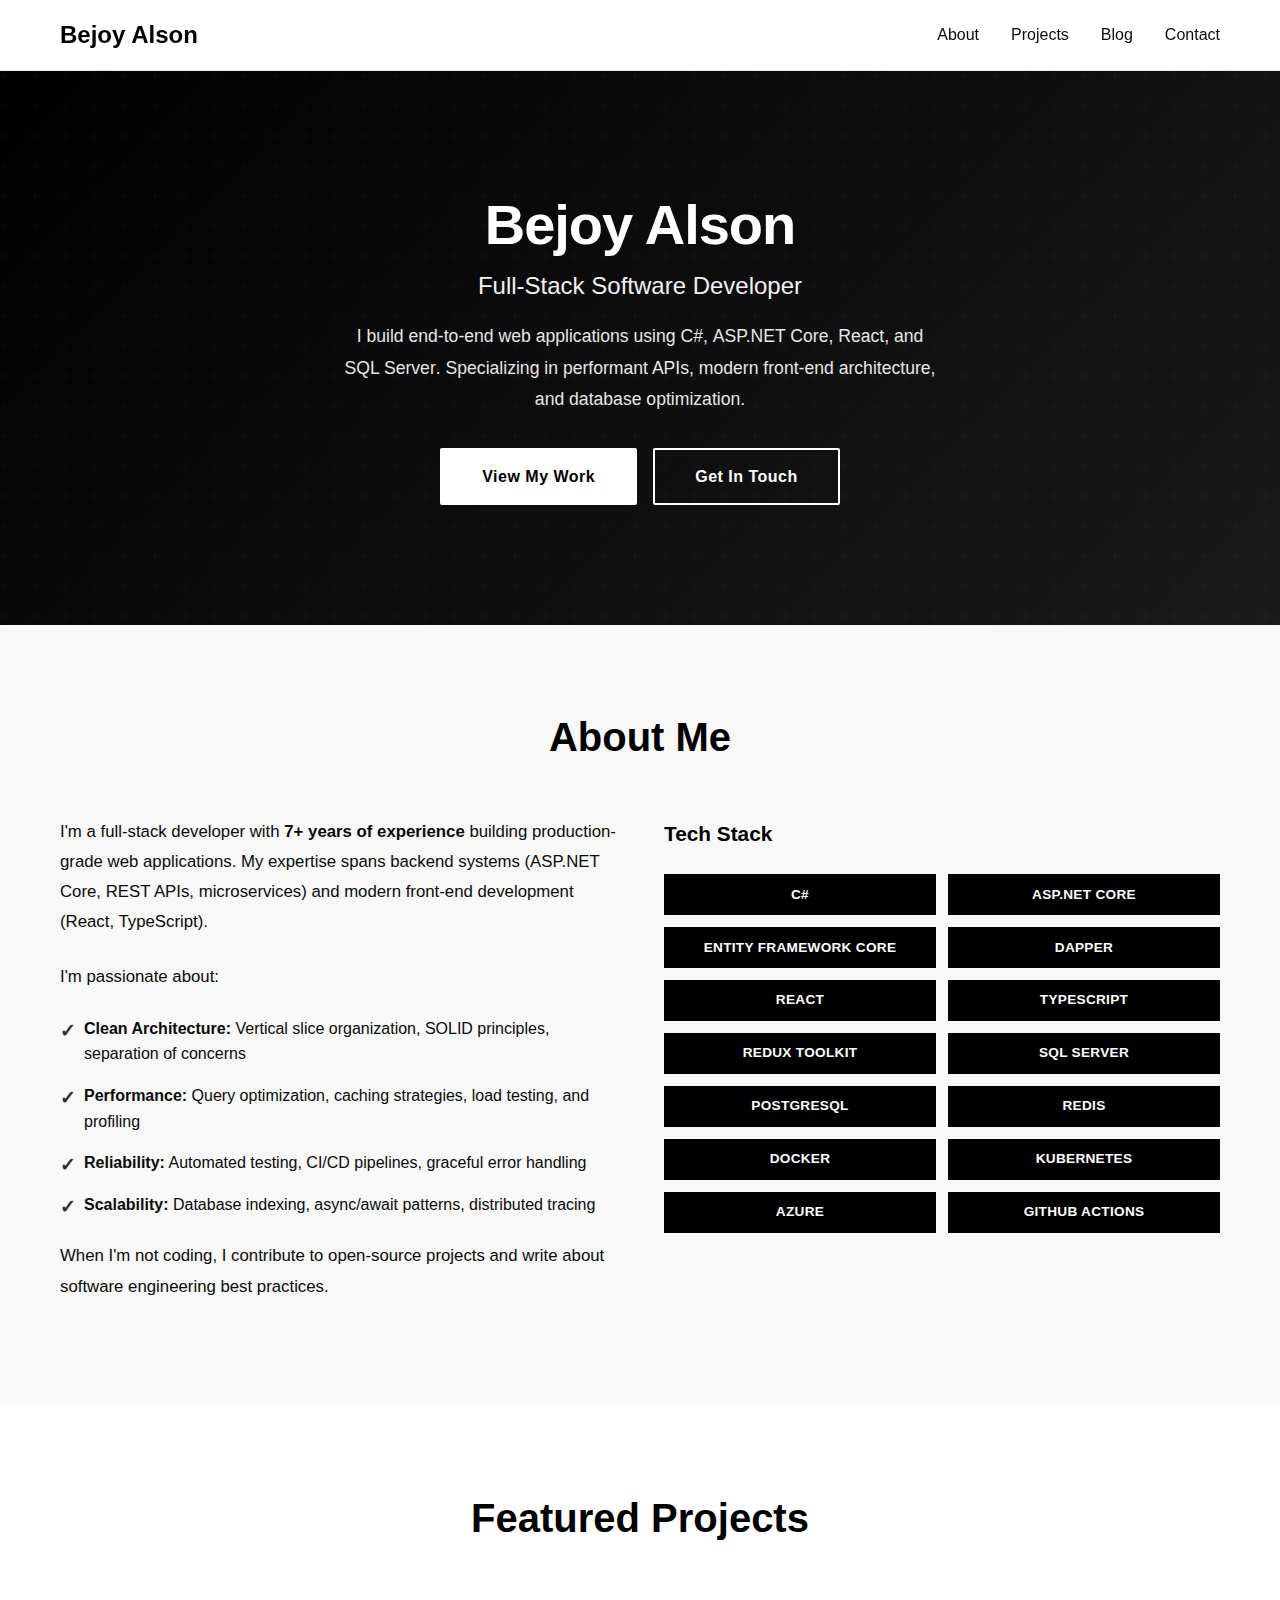
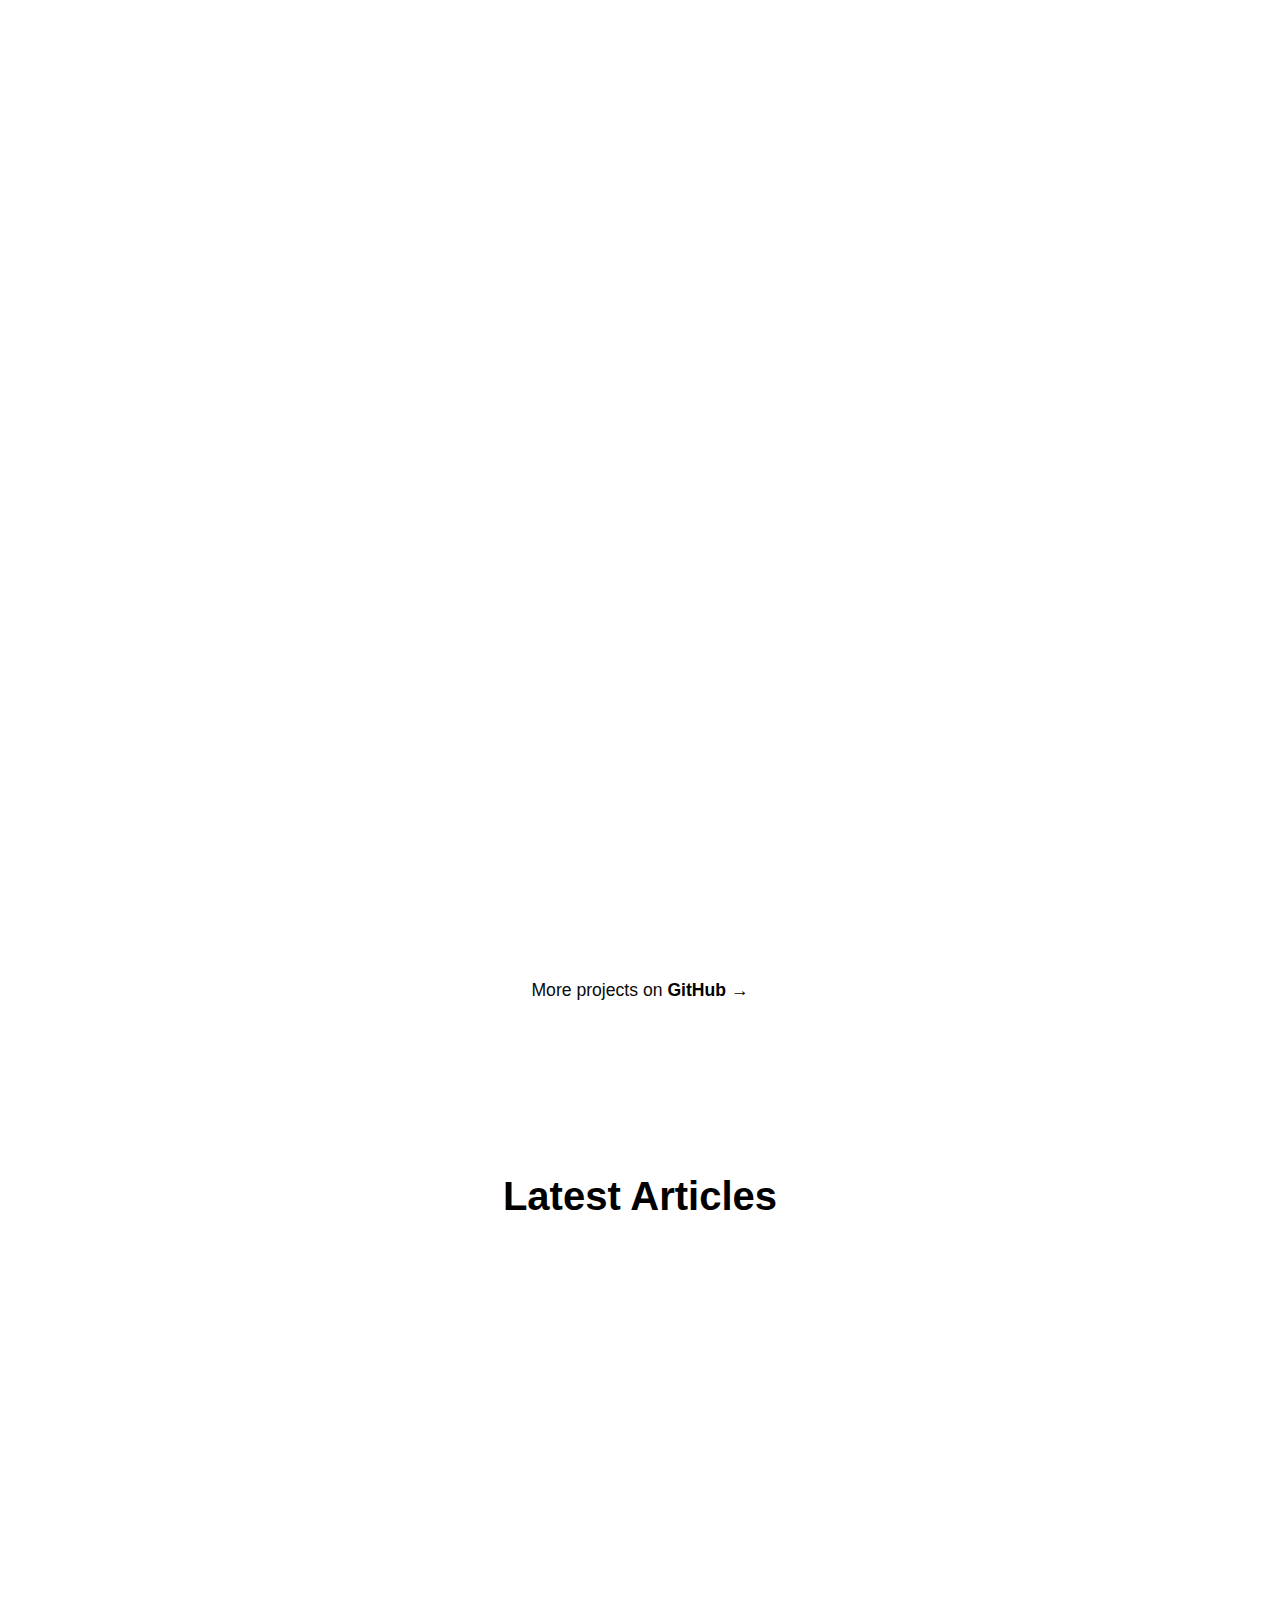
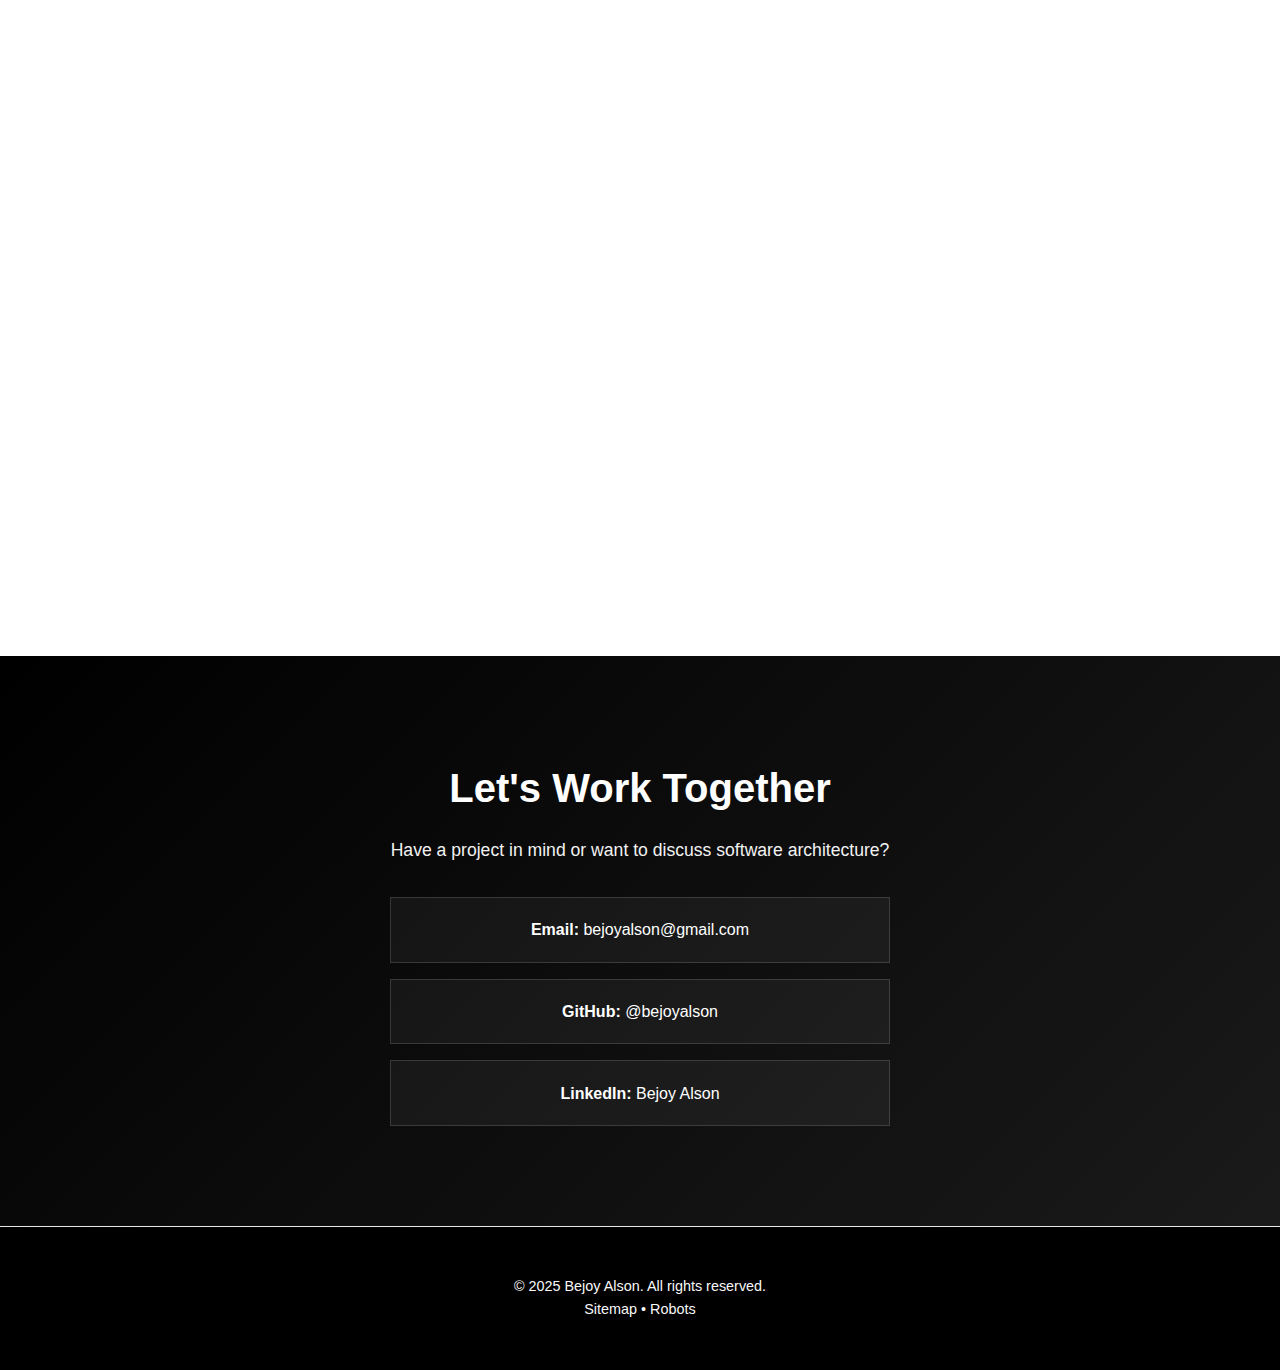
<file: index.html>
<!DOCTYPE html>
<html lang="en">
<head>
    <meta charset="UTF-8">
    <meta name="viewport" content="width=device-width, initial-scale=1.0">
    <meta name="description" content="Full-stack software developer specializing in C#, ASP.NET Core, React, and SQL Server. Building performant, scalable web applications.">
    <meta name="keywords" content="software developer, C#, ASP.NET Core, React, JavaScript, SQL Server, web development">
    <meta name="author" content="Bejoy Alson">
    <meta name="theme-color" content="#0d47a1">
    
    <!-- Open Graph for social sharing -->
    <meta property="og:type" content="website">
    <meta property="og:title" content="Bejoy Alson — Full-Stack Software Developer">
    <meta property="og:description" content="C# / ASP.NET Core / React / SQL Server specialist. Building production-grade web applications.">
    <meta property="og:url" content="https://bejoyalson.github.io/">
    <meta property="og:image" content="https://bejoyalson.github.io/assets/og-image.png">
    
    <!-- Canonical tag (important for SEO) -->
    <link rel="canonical" href="https://bejoyalson.github.io/">
    
    <!-- Stylesheet -->
    <link rel="stylesheet" href="css/style.css">
    
    <title>Bejoy Alson — C# | ASP.NET Core | React | SQL Server Developer</title>
    
    <!-- Structured Data (JSON-LD) - Person schema for SEO -->
    <script type="application/ld+json">
    {
        "@context": "https://schema.org",
        "@type": "Person",
        "name": "Bejoy Alson",
        "url": "https://bejoyalson.github.io",
        "image": "https://bejoyalson.github.io/assets/profile.jpg",
        "jobTitle": "Full-Stack Software Developer",
        "sameAs": [
            "https://github.com/bejoyalson",
            "https://www.linkedin.com/in/bejoyalson/"
        ],
        "workLocation": {
            "@type": "Place",
            "name": "Remote"
        },
        "knowsAbout": [
            "C#",
            "ASP.NET Core",
            "React",
            "JavaScript",
            "TypeScript",
            "SQL Server",
            "Entity Framework Core",
            "Web Development"
        ]
    }
    </script>
</head>
<body>
    <!-- Navigation -->
    <nav class="navbar">
        <div class="container">
            <div class="nav-brand">
                <a href="/">Bejoy Alson</a>
            </div>
            <ul class="nav-menu">
                <li><a href="#about">About</a></li>
                <li><a href="#projects">Projects</a></li>
                <li><a href="#blog">Blog</a></li>
                <li><a href="#contact">Contact</a></li>
            </ul>
        </div>
    </nav>

    <!-- Hero Section -->
    <section class="hero">
        <div class="container">
            <div class="hero-content">
                <h1>Bejoy Alson</h1>
                <p class="tagline">Full-Stack Software Developer</p>
                <p class="description">
                    I build end-to-end web applications using <strong>C#</strong>, <strong>ASP.NET Core</strong>, <strong>React</strong>, and <strong>SQL Server</strong>. 
                    Specializing in performant APIs, modern front-end architecture, and database optimization.
                </p>
                <div class="hero-cta">
                    <a href="#projects" class="btn btn-primary">View My Work</a>
                    <a href="#contact" class="btn btn-secondary">Get In Touch</a>
                </div>
            </div>
        </div>
    </section>

    <!-- About Section -->
    <section id="about" class="about">
        <div class="container">
            <h2>About Me</h2>
            <div class="about-content">
                <div class="about-text">
                    <p>
                        I'm a full-stack developer with <strong>7+ years of experience</strong> building production-grade web applications. 
                        My expertise spans backend systems (ASP.NET Core, REST APIs, microservices) and modern front-end development (React, TypeScript).
                    </p>
                    <p>
                        I'm passionate about:
                    </p>
                    <ul class="values-list">
                        <li><strong>Clean Architecture:</strong> Vertical slice organization, SOLID principles, separation of concerns</li>
                        <li><strong>Performance:</strong> Query optimization, caching strategies, load testing, and profiling</li>
                        <li><strong>Reliability:</strong> Automated testing, CI/CD pipelines, graceful error handling</li>
                        <li><strong>Scalability:</strong> Database indexing, async/await patterns, distributed tracing</li>
                    </ul>
                    <p>
                        When I'm not coding, I contribute to open-source projects and write about software engineering best practices.
                    </p>
                </div>
                <div class="tech-stack">
                    <h3>Tech Stack</h3>
                    <div class="tech-grid">
                        <span class="badge">C#</span>
                        <span class="badge">ASP.NET Core</span>
                        <span class="badge">Entity Framework Core</span>
                        <span class="badge">Dapper</span>
                        <span class="badge">React</span>
                        <span class="badge">TypeScript</span>
                        <span class="badge">Redux Toolkit</span>
                        <span class="badge">SQL Server</span>
                        <span class="badge">PostgreSQL</span>
                        <span class="badge">Redis</span>
                        <span class="badge">Docker</span>
                        <span class="badge">Kubernetes</span>
                        <span class="badge">Azure</span>
                        <span class="badge">GitHub Actions</span>
                    </div>
                </div>
            </div>
        </div>
    </section>

    <!-- Projects Section -->
    <section id="projects" class="projects">
        <div class="container">
            <h2>Featured Projects</h2>
            <div class="projects-grid">
                <!-- Project 1 -->
                <div class="project-card">
                    <div class="project-header">
                        <h3>ApiStarterKit</h3>
                        <p class="project-meta">ASP.NET Core • React • EF Core</p>
                    </div>
                    <p class="project-desc">
                        Production-ready starter template combining ASP.NET Core with vertical slice architecture, 
                        React front-end, and comprehensive testing setup. Includes authentication, logging, and CI/CD pipelines.
                    </p>
                    <div class="project-tags">
                        <span>#aspnetcore</span>
                        <span>#react</span>
                        <span>#template</span>
                    </div>
                    <a href="https://github.com/bejoyalson/apistarterkits" class="project-link">View on GitHub →</a>
                </div>

                <!-- Project 2 -->
                <div class="project-card">
                    <div class="project-header">
                        <h3>QueryInsight</h3>
                        <p class="project-meta">SQL Server • Performance Analysis</p>
                    </div>
                    <p class="project-desc">
                        Automated SQL Server execution plan analyzer and diff tool. Captures query plans, 
                        detects regressions, and provides actionable optimization hints. Worker service + optional web UI.
                    </p>
                    <div class="project-tags">
                        <span>#sqlserver</span>
                        <span>#performance</span>
                        <span>#dotnet</span>
                    </div>
                    <a href="https://github.com/bejoyalson/queryinsight" class="project-link">View on GitHub →</a>
                </div>

                <!-- Project 3 -->
                <div class="project-card">
                    <div class="project-header">
                        <h3>ReactGridLive</h3>
                        <p class="project-meta">React • SignalR • Real-Time</p>
                    </div>
                    <p class="project-desc">
                        High-performance real-time data grid component built with React and ASP.NET Core SignalR. 
                        Demonstrates WebSocket integration, state management, and responsive UI patterns.
                    </p>
                    <div class="project-tags">
                        <span>#react</span>
                        <span>#realtime</span>
                        <span>#signalr</span>
                    </div>
                    <a href="https://github.com/bejoyalson/reactgridlive" class="project-link">View on GitHub →</a>
                </div>

                <!-- Project 4 -->
                <div class="project-card">
                    <div class="project-header">
                        <h3>TenantAuth</h3>
                        <p class="project-meta">ASP.NET Core • Multi-Tenant • Security</p>
                    </div>
                    <p class="project-desc">
                        Reusable middleware library for multi-tenant SaaS applications. Handles tenant resolution, 
                        per-tenant dependency injection scopes, and row-level security policies.
                    </p>
                    <div class="project-tags">
                        <span>#aspnetcore</span>
                        <span>#multitenant</span>
                        <span>#security</span>
                    </div>
                    <a href="https://github.com/bejoyalson/tenantauth" class="project-link">View on GitHub →</a>
                </div>
            </div>
            <div class="projects-footer">
                <p>More projects on <a href="https://github.com/bejoyalson">GitHub →</a></p>
            </div>
        </div>
    </section>

    <!-- Blog Section -->
    <section id="blog" class="blog">
        <div class="container">
            <h2>Latest Articles</h2>
            <div class="blog-posts">
                <article class="blog-post">
                    <h3><a href="blog/docker-containerization.html">Docker & Containerization: Best Practices for ASP.NET Core</a></h3>
                    <p class="post-meta">Published Nov 15, 2025</p>
                    <p>
                        Comprehensive guide to containerizing ASP.NET Core applications with Docker. Covers multi-stage builds,
                        health checks, configuration management, and production-ready patterns.
                    </p>
                    <a href="blog/docker-containerization.html" class="read-more">Read Article →</a>
                </article>

                <article class="blog-post">
                    <h3><a href="blog/clean-code-principles.html">Clean Code & SOLID Principles: Writing Maintainable Software</a></h3>
                    <p class="post-meta">Published Nov 14, 2025</p>
                    <p>
                        Master SOLID principles and clean code practices for writing maintainable, scalable software. 
                        Covers SRP, OCP, LSP, ISP, DIP with practical examples.
                    </p>
                    <a href="blog/clean-code-principles.html" class="read-more">Read Article →</a>
                </article>

                <article class="blog-post">
                    <h3><a href="blog/sql-server-optimization.html">SQL Server Query Optimization: A Practical Guide</a></h3>
                    <p class="post-meta">Published Nov 13, 2025</p>
                    <p>
                        Learn practical SQL Server optimization techniques including indexing strategies, execution plan analysis,
                        and real-world examples. Improve query performance by 10-100x.
                    </p>
                    <a href="blog/sql-server-optimization.html" class="read-more">Read Article →</a>
                </article>
            </div>
            <div class="blog-footer">
                <a href="blog/index.html" class="btn btn-secondary">View All Articles</a>
            </div>
        </div>
    </section>

    <!-- Contact Section -->
    <section id="contact" class="contact">
        <div class="container">
            <h2>Let's Work Together</h2>
            <p>Have a project in mind or want to discuss software architecture?</p>
            <div class="contact-links">
                <a href="mailto:bejoyalson@gmail.com" class="contact-item">
                    <strong>Email:</strong> bejoyalson@gmail.com
                </a>
                <a href="https://github.com/bejoyalson" class="contact-item">
                    <strong>GitHub:</strong> @bejoyalson
                </a>
                <a href="https://linkedin.com/in/bejoyalson" class="contact-item">
                    <strong>LinkedIn:</strong> Bejoy Alson
                </a>
            </div>
        </div>
    </section>

    <!-- Footer -->
    <footer class="footer">
        <div class="container">
            <p>&copy; 2025 Bejoy Alson. All rights reserved.</p>
            <p><a href="sitemap.xml">Sitemap</a> • <a href="/robots.txt">Robots</a></p>
        </div>
    </footer>

    <script src="js/main.js"></script>
</body>
</html>
</file>
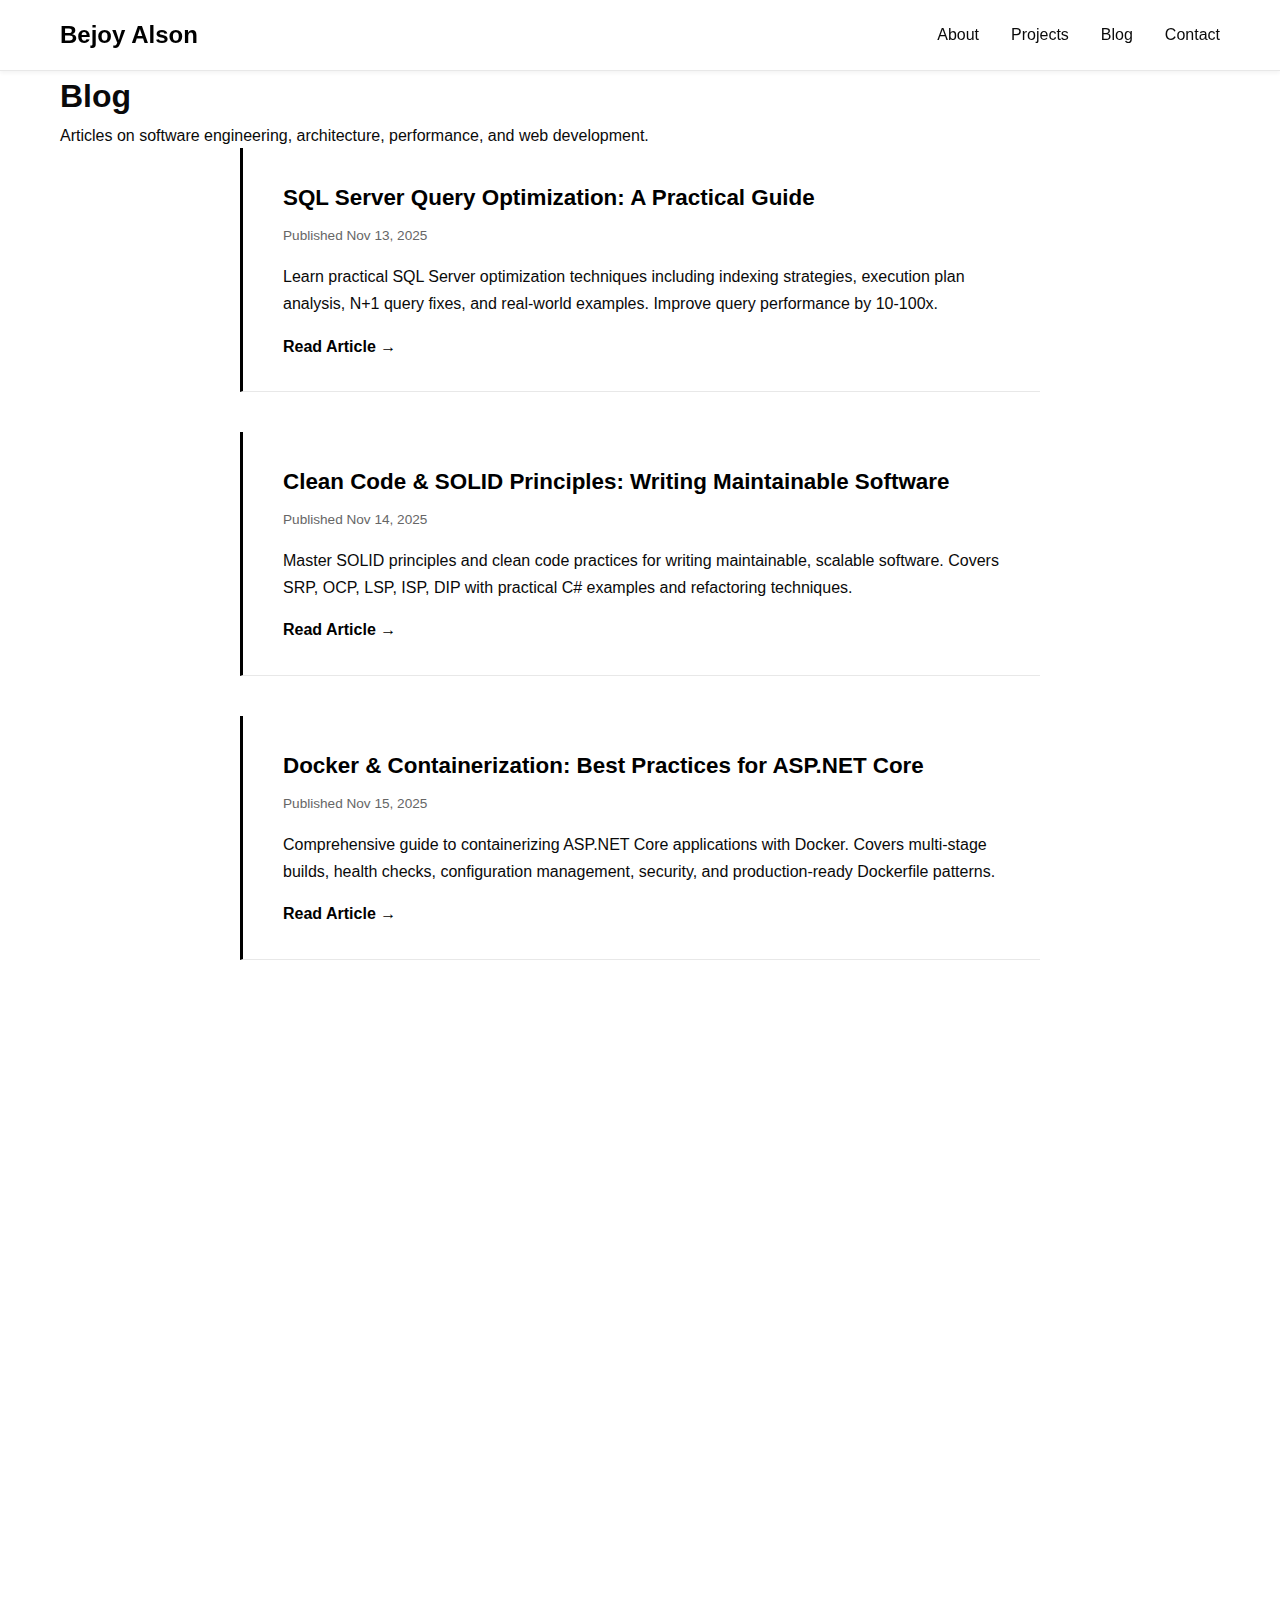
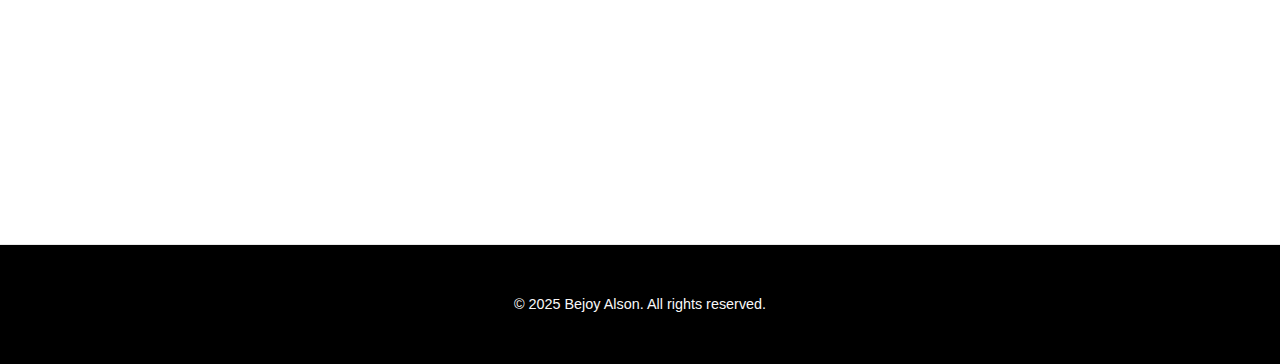
<file: blog/index.html>
<!DOCTYPE html>
<html lang="en">
<head>
    <meta charset="UTF-8">
    <meta name="viewport" content="width=device-width, initial-scale=1.0">
    <meta name="description" content="Blog articles and thoughts on software engineering, C#, ASP.NET Core, React, and web development best practices.">
    <meta name="keywords" content="blog, software engineering, C#, ASP.NET Core, React, web development">
    <meta name="author" content="Bejoy Alson">
    
    <link rel="canonical" href="https://bejoyalson.github.io/blog/">
    <link rel="stylesheet" href="../css/style.css">
    <link rel="stylesheet" href="css/blog.css">
    
    <title>Blog — Bejoy Alson</title>
</head>
<body>
    <!-- Navigation -->
    <nav class="navbar">
        <div class="container">
            <div class="nav-brand">
                <a href="/">Bejoy Alson</a>
            </div>
            <ul class="nav-menu">
                <li><a href="/#about">About</a></li>
                <li><a href="/#projects">Projects</a></li>
                <li><a href="/#blog">Blog</a></li>
                <li><a href="/#contact">Contact</a></li>
            </ul>
        </div>
    </nav>

    <!-- Blog Listing -->
    <section class="blog-listing">
        <div class="container">
            <h1>Blog</h1>
            <p class="intro">Articles on software engineering, architecture, performance, and web development.</p>

            <div class="blog-posts">
                <article class="blog-post">
                    <h3><a href="sql-server-optimization.html">SQL Server Query Optimization: A Practical Guide</a></h3>
                    <p class="post-meta">Published Nov 13, 2025</p>
                    <p>
                        Learn practical SQL Server optimization techniques including indexing strategies, execution plan analysis,
                        N+1 query fixes, and real-world examples. Improve query performance by 10-100x.
                    </p>
                    <a href="sql-server-optimization.html" class="read-more">Read Article →</a>
                </article>

                <article class="blog-post">
                    <h3><a href="clean-code-principles.html">Clean Code & SOLID Principles: Writing Maintainable Software</a></h3>
                    <p class="post-meta">Published Nov 14, 2025</p>
                    <p>
                        Master SOLID principles and clean code practices for writing maintainable, scalable software. 
                        Covers SRP, OCP, LSP, ISP, DIP with practical C# examples and refactoring techniques.
                    </p>
                    <a href="clean-code-principles.html" class="read-more">Read Article →</a>
                </article>

                <article class="blog-post">
                    <h3><a href="docker-containerization.html">Docker & Containerization: Best Practices for ASP.NET Core</a></h3>
                    <p class="post-meta">Published Nov 15, 2025</p>
                    <p>
                        Comprehensive guide to containerizing ASP.NET Core applications with Docker. Covers multi-stage builds,
                        health checks, configuration management, security, and production-ready Dockerfile patterns.
                    </p>
                    <a href="docker-containerization.html" class="read-more">Read Article →</a>
                </article>

                <article class="blog-post">
                    <h3><a href="efcore-performance.html">From N+1 to Zero: EF Core Performance Patterns</a></h3>
                    <p class="post-meta">Published Nov 7, 2025</p>
                    <p>
                        Deep dive into Entity Framework Core query optimization, including lazy loading gotchas, 
                        compiled queries, and strategic use of Dapper for complex queries. Build performant data access layers.
                    </p>
                    <a href="efcore-performance.html" class="read-more">Read Article →</a>
                </article>

                <article class="blog-post">
                    <h3><a href="vertical-slices.html">Designing Vertical Slice APIs in ASP.NET Core</a></h3>
                    <p class="post-meta">Published Nov 1, 2025</p>
                    <p>
                        Why vertical slices beat layered architecture for maintainability. Includes patterns for organizing 
                        controllers, handlers, DTOs, and validation within feature-based folders. Practical examples included.
                    </p>
                    <a href="vertical-slices.html" class="read-more">Read Article →</a>
                </article>

                <article class="blog-post">
                    <h3><a href="react-performance-budgets.html">Implementing React Performance Budgets</a></h3>
                    <p class="post-meta">Published Oct 25, 2025</p>
                    <p>
                        Practical guide to setting and enforcing JavaScript bundle size budgets in your React project. 
                        Includes tooling setup (webpack, Rollup), CI integration, and refactoring strategies.
                    </p>
                    <a href="react-performance-budgets.html" class="read-more">Read Article →</a>
                </article>
            </div>
        </div>
    </section>

    <!-- Footer -->
    <footer class="footer">
        <div class="container">
            <p>&copy; 2025 Bejoy Alson. All rights reserved.</p>
        </div>
    </footer>

    <script src="../js/main.js"></script>
</body>
</html>
</file>
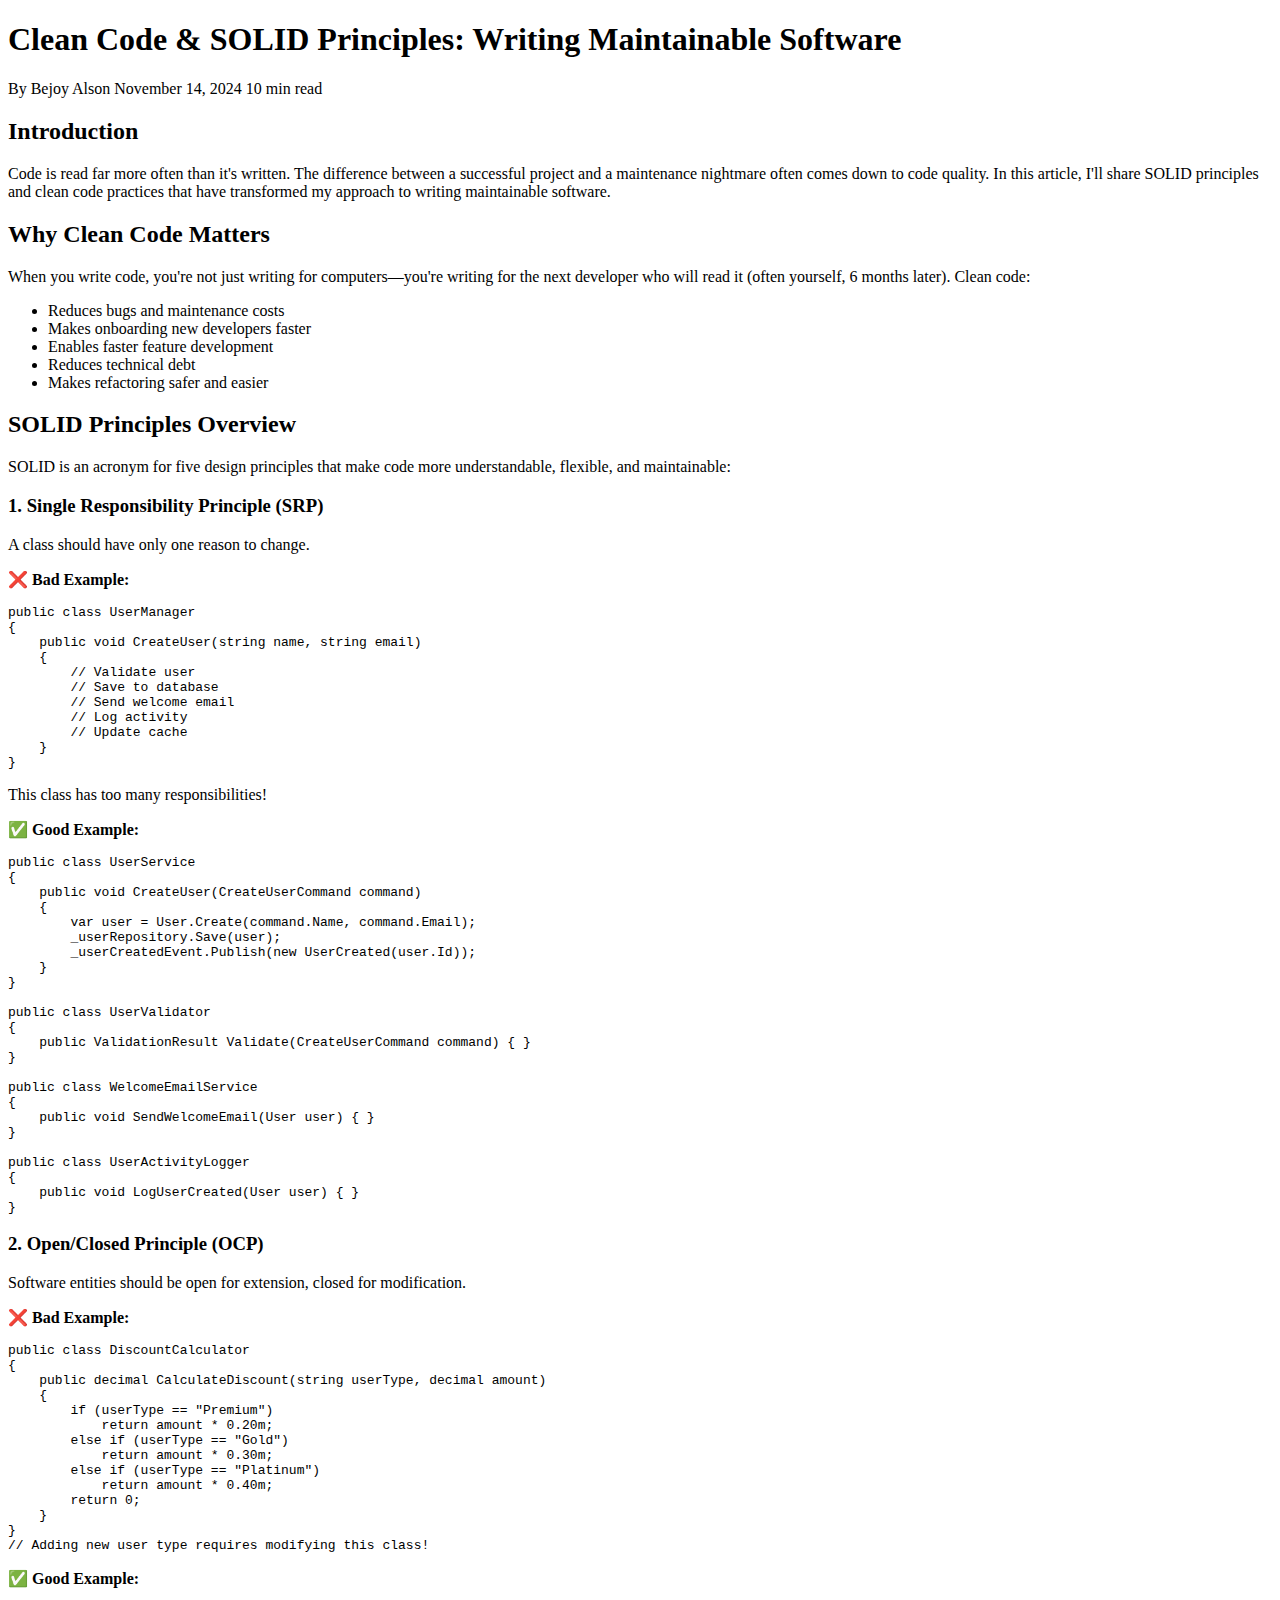
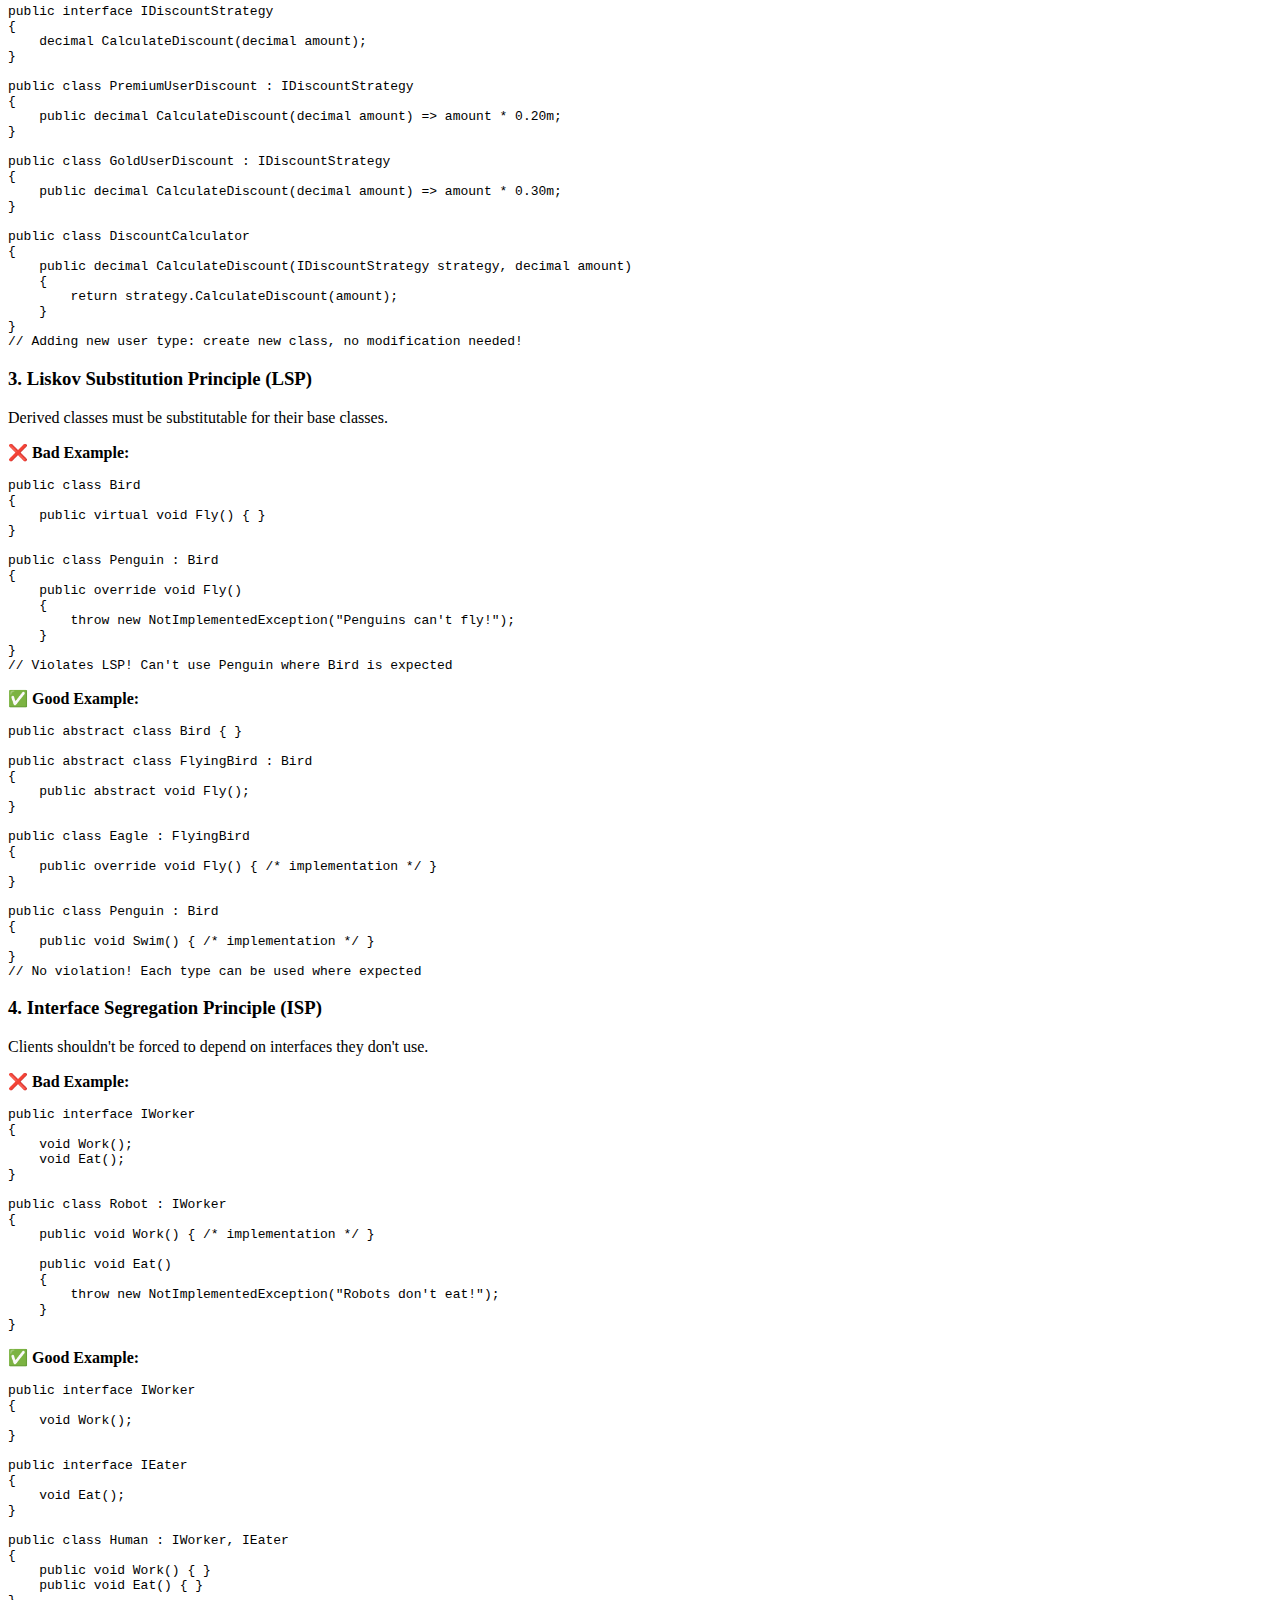
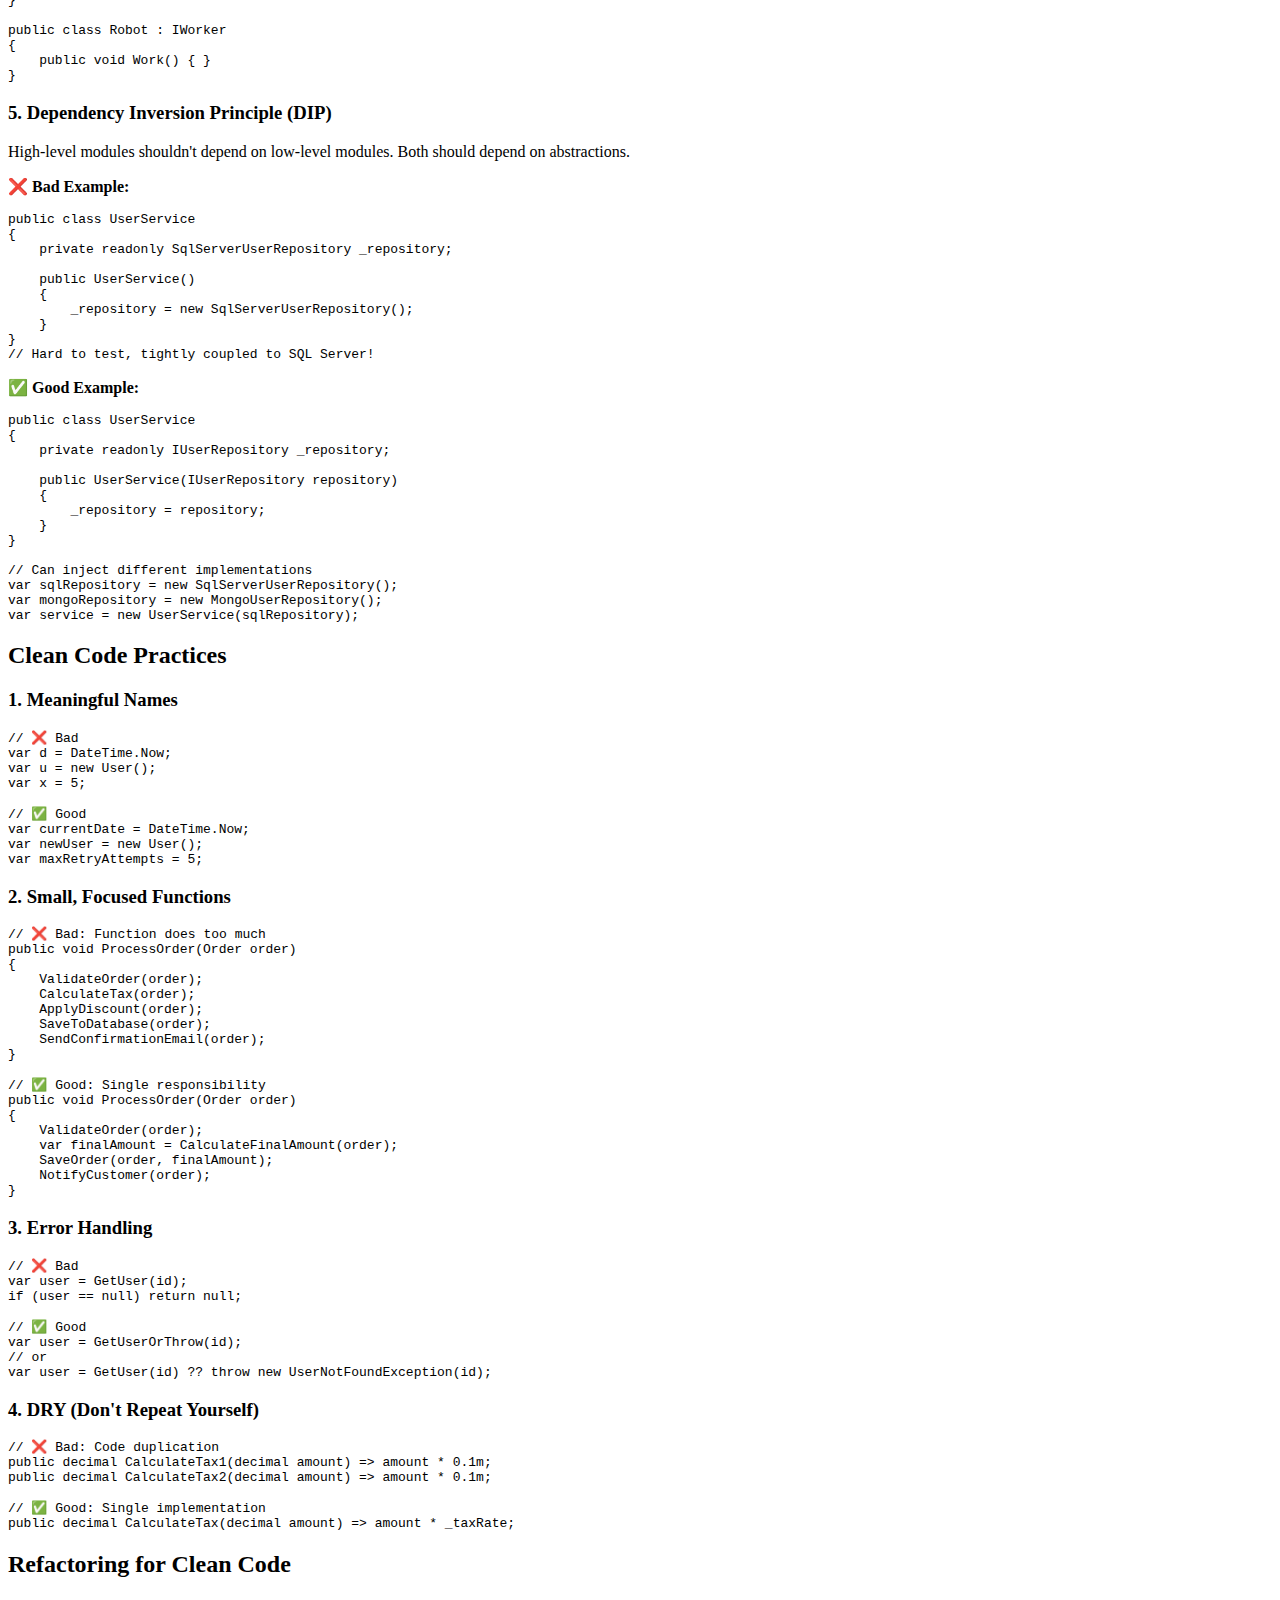
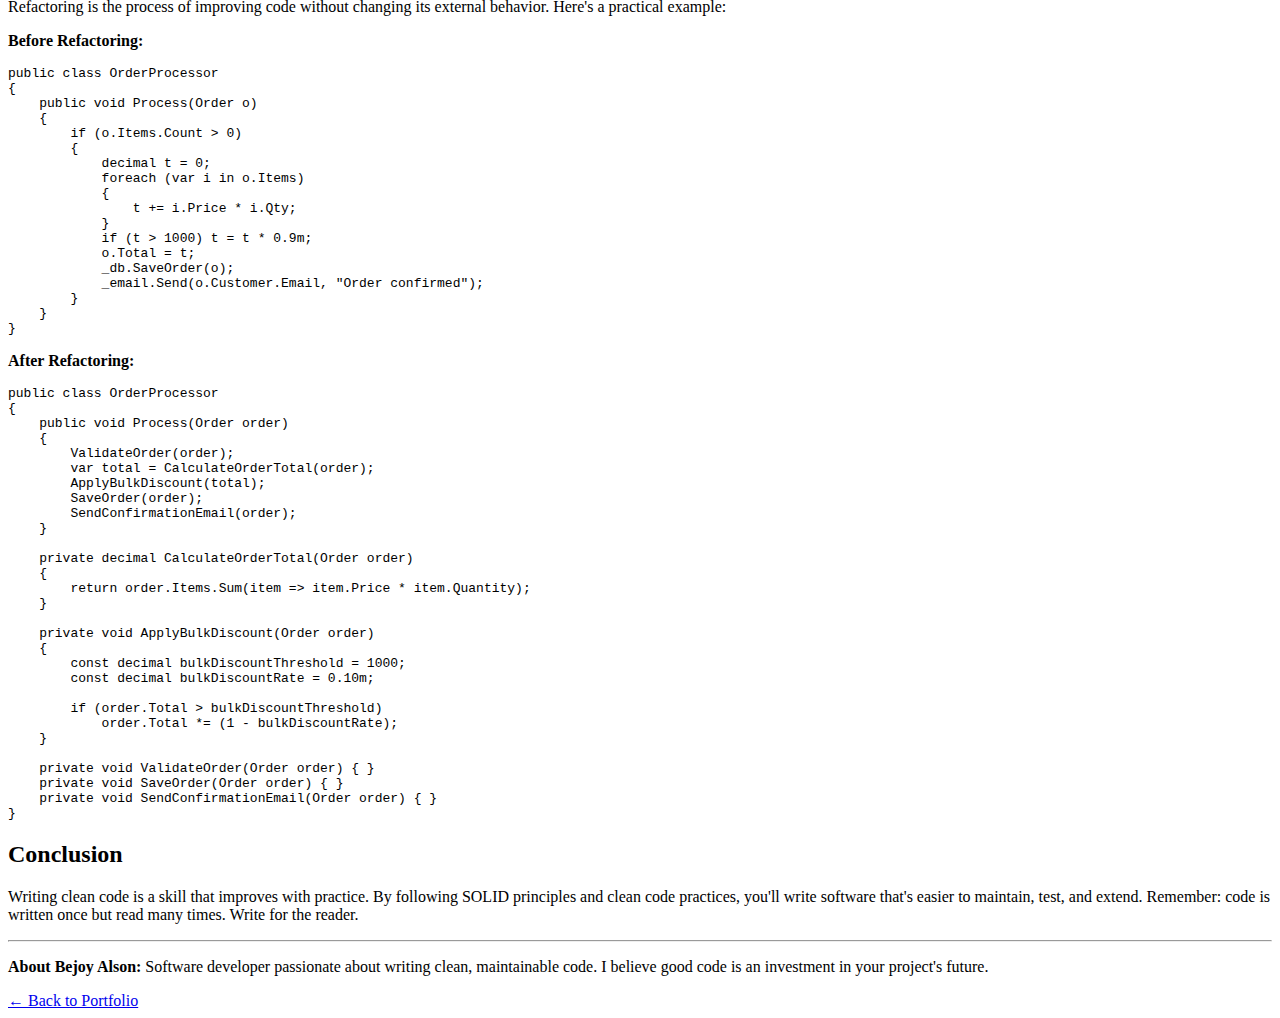
<file: blog/clean-code-principles.html>
<!DOCTYPE html>
<html lang="en">
<head>
    <meta charset="UTF-8">
    <meta name="viewport" content="width=device-width, initial-scale=1.0">
    <meta name="description" content="Clean Code principles and SOLID design patterns for maintainable software. Learn how to write code that's easy to read, test, and maintain.">
    <meta name="keywords" content="clean code, SOLID principles, software design, code quality, refactoring">
    <meta name="author" content="Bejoy Alson">
    <link rel="canonical" href="https://bejoyalson.github.io/blog/clean-code-principles.html">
    
    <title>Clean Code & SOLID Principles: Writing Maintainable Software</title>
    <link rel="stylesheet" href="css/blog.css">
    
    <script type="application/ld+json">
    {
        "@context": "https://schema.org",
        "@type": "BlogPosting",
        "headline": "Clean Code & SOLID Principles: Writing Maintainable Software",
        "description": "Master SOLID principles and clean code practices for writing maintainable, scalable software",
        "author": {
            "@type": "Person",
            "name": "Bejoy Alson"
        },
        "datePublished": "2024-11-14",
        "image": "https://bejoyalson.github.io/assets/blog-cleancode.jpg"
    }
    </script>
</head>
<body>
    <article class="blog-post">
        <header class="blog-header">
            <h1>Clean Code & SOLID Principles: Writing Maintainable Software</h1>
            <div class="blog-meta">
                <span class="author">By Bejoy Alson</span>
                <span class="date">November 14, 2024</span>
                <span class="read-time">10 min read</span>
            </div>
        </header>

        <section class="blog-content">
            <h2>Introduction</h2>
            <p>Code is read far more often than it's written. The difference between a successful project and a maintenance nightmare often comes down to code quality. In this article, I'll share SOLID principles and clean code practices that have transformed my approach to writing maintainable software.</p>

            <h2>Why Clean Code Matters</h2>
            <p>When you write code, you're not just writing for computers—you're writing for the next developer who will read it (often yourself, 6 months later). Clean code:</p>
            <ul>
                <li>Reduces bugs and maintenance costs</li>
                <li>Makes onboarding new developers faster</li>
                <li>Enables faster feature development</li>
                <li>Reduces technical debt</li>
                <li>Makes refactoring safer and easier</li>
            </ul>

            <h2>SOLID Principles Overview</h2>
            <p>SOLID is an acronym for five design principles that make code more understandable, flexible, and maintainable:</p>

            <h3>1. Single Responsibility Principle (SRP)</h3>
            <p>A class should have only one reason to change.</p>

            <p><strong>❌ Bad Example:</strong></p>
            <pre><code>public class UserManager
{
    public void CreateUser(string name, string email)
    {
        // Validate user
        // Save to database
        // Send welcome email
        // Log activity
        // Update cache
    }
}</code></pre>

            <p>This class has too many responsibilities!</p>

            <p><strong>✅ Good Example:</strong></p>
            <pre><code>public class UserService
{
    public void CreateUser(CreateUserCommand command)
    {
        var user = User.Create(command.Name, command.Email);
        _userRepository.Save(user);
        _userCreatedEvent.Publish(new UserCreated(user.Id));
    }
}

public class UserValidator
{
    public ValidationResult Validate(CreateUserCommand command) { }
}

public class WelcomeEmailService
{
    public void SendWelcomeEmail(User user) { }
}

public class UserActivityLogger
{
    public void LogUserCreated(User user) { }
}</code></pre>

            <h3>2. Open/Closed Principle (OCP)</h3>
            <p>Software entities should be open for extension, closed for modification.</p>

            <p><strong>❌ Bad Example:</strong></p>
            <pre><code>public class DiscountCalculator
{
    public decimal CalculateDiscount(string userType, decimal amount)
    {
        if (userType == "Premium")
            return amount * 0.20m;
        else if (userType == "Gold")
            return amount * 0.30m;
        else if (userType == "Platinum")
            return amount * 0.40m;
        return 0;
    }
}
// Adding new user type requires modifying this class!</code></pre>

            <p><strong>✅ Good Example:</strong></p>
            <pre><code>public interface IDiscountStrategy
{
    decimal CalculateDiscount(decimal amount);
}

public class PremiumUserDiscount : IDiscountStrategy
{
    public decimal CalculateDiscount(decimal amount) => amount * 0.20m;
}

public class GoldUserDiscount : IDiscountStrategy
{
    public decimal CalculateDiscount(decimal amount) => amount * 0.30m;
}

public class DiscountCalculator
{
    public decimal CalculateDiscount(IDiscountStrategy strategy, decimal amount)
    {
        return strategy.CalculateDiscount(amount);
    }
}
// Adding new user type: create new class, no modification needed!</code></pre>

            <h3>3. Liskov Substitution Principle (LSP)</h3>
            <p>Derived classes must be substitutable for their base classes.</p>

            <p><strong>❌ Bad Example:</strong></p>
            <pre><code>public class Bird
{
    public virtual void Fly() { }
}

public class Penguin : Bird
{
    public override void Fly()
    {
        throw new NotImplementedException("Penguins can't fly!");
    }
}
// Violates LSP! Can't use Penguin where Bird is expected</code></pre>

            <p><strong>✅ Good Example:</strong></p>
            <pre><code>public abstract class Bird { }

public abstract class FlyingBird : Bird
{
    public abstract void Fly();
}

public class Eagle : FlyingBird
{
    public override void Fly() { /* implementation */ }
}

public class Penguin : Bird
{
    public void Swim() { /* implementation */ }
}
// No violation! Each type can be used where expected</code></pre>

            <h3>4. Interface Segregation Principle (ISP)</h3>
            <p>Clients shouldn't be forced to depend on interfaces they don't use.</p>

            <p><strong>❌ Bad Example:</strong></p>
            <pre><code>public interface IWorker
{
    void Work();
    void Eat();
}

public class Robot : IWorker
{
    public void Work() { /* implementation */ }
    
    public void Eat()
    {
        throw new NotImplementedException("Robots don't eat!");
    }
}</code></pre>

            <p><strong>✅ Good Example:</strong></p>
            <pre><code>public interface IWorker
{
    void Work();
}

public interface IEater
{
    void Eat();
}

public class Human : IWorker, IEater
{
    public void Work() { }
    public void Eat() { }
}

public class Robot : IWorker
{
    public void Work() { }
}</code></pre>

            <h3>5. Dependency Inversion Principle (DIP)</h3>
            <p>High-level modules shouldn't depend on low-level modules. Both should depend on abstractions.</p>

            <p><strong>❌ Bad Example:</strong></p>
            <pre><code>public class UserService
{
    private readonly SqlServerUserRepository _repository;
    
    public UserService()
    {
        _repository = new SqlServerUserRepository();
    }
}
// Hard to test, tightly coupled to SQL Server!</code></pre>

            <p><strong>✅ Good Example:</strong></p>
            <pre><code>public class UserService
{
    private readonly IUserRepository _repository;
    
    public UserService(IUserRepository repository)
    {
        _repository = repository;
    }
}

// Can inject different implementations
var sqlRepository = new SqlServerUserRepository();
var mongoRepository = new MongoUserRepository();
var service = new UserService(sqlRepository);
</code></pre>

            <h2>Clean Code Practices</h2>

            <h3>1. Meaningful Names</h3>
            <pre><code>// ❌ Bad
var d = DateTime.Now;
var u = new User();
var x = 5;

// ✅ Good
var currentDate = DateTime.Now;
var newUser = new User();
var maxRetryAttempts = 5;</code></pre>

            <h3>2. Small, Focused Functions</h3>
            <pre><code>// ❌ Bad: Function does too much
public void ProcessOrder(Order order)
{
    ValidateOrder(order);
    CalculateTax(order);
    ApplyDiscount(order);
    SaveToDatabase(order);
    SendConfirmationEmail(order);
}

// ✅ Good: Single responsibility
public void ProcessOrder(Order order)
{
    ValidateOrder(order);
    var finalAmount = CalculateFinalAmount(order);
    SaveOrder(order, finalAmount);
    NotifyCustomer(order);
}</code></pre>

            <h3>3. Error Handling</h3>
            <pre><code>// ❌ Bad
var user = GetUser(id);
if (user == null) return null;

// ✅ Good
var user = GetUserOrThrow(id);
// or
var user = GetUser(id) ?? throw new UserNotFoundException(id);</code></pre>

            <h3>4. DRY (Don't Repeat Yourself)</h3>
            <pre><code>// ❌ Bad: Code duplication
public decimal CalculateTax1(decimal amount) => amount * 0.1m;
public decimal CalculateTax2(decimal amount) => amount * 0.1m;

// ✅ Good: Single implementation
public decimal CalculateTax(decimal amount) => amount * _taxRate;</code></pre>

            <h2>Refactoring for Clean Code</h2>
            <p>Refactoring is the process of improving code without changing its external behavior. Here's a practical example:</p>

            <p><strong>Before Refactoring:</strong></p>
            <pre><code>public class OrderProcessor
{
    public void Process(Order o)
    {
        if (o.Items.Count > 0)
        {
            decimal t = 0;
            foreach (var i in o.Items)
            {
                t += i.Price * i.Qty;
            }
            if (t > 1000) t = t * 0.9m;
            o.Total = t;
            _db.SaveOrder(o);
            _email.Send(o.Customer.Email, "Order confirmed");
        }
    }
}</code></pre>

            <p><strong>After Refactoring:</strong></p>
            <pre><code>public class OrderProcessor
{
    public void Process(Order order)
    {
        ValidateOrder(order);
        var total = CalculateOrderTotal(order);
        ApplyBulkDiscount(total);
        SaveOrder(order);
        SendConfirmationEmail(order);
    }

    private decimal CalculateOrderTotal(Order order)
    {
        return order.Items.Sum(item => item.Price * item.Quantity);
    }

    private void ApplyBulkDiscount(Order order)
    {
        const decimal bulkDiscountThreshold = 1000;
        const decimal bulkDiscountRate = 0.10m;
        
        if (order.Total > bulkDiscountThreshold)
            order.Total *= (1 - bulkDiscountRate);
    }

    private void ValidateOrder(Order order) { }
    private void SaveOrder(Order order) { }
    private void SendConfirmationEmail(Order order) { }
}</code></pre>

            <h2>Conclusion</h2>
            <p>Writing clean code is a skill that improves with practice. By following SOLID principles and clean code practices, you'll write software that's easier to maintain, test, and extend. Remember: code is written once but read many times. Write for the reader.</p>

            <hr>
            <div class="blog-footer">
                <p><strong>About Bejoy Alson:</strong> Software developer passionate about writing clean, maintainable code. I believe good code is an investment in your project's future.</p>
                <p><a href="https://bejoyalson.github.io">← Back to Portfolio</a></p>
            </div>
        </section>
    </article>
</body>
</html>
</file>
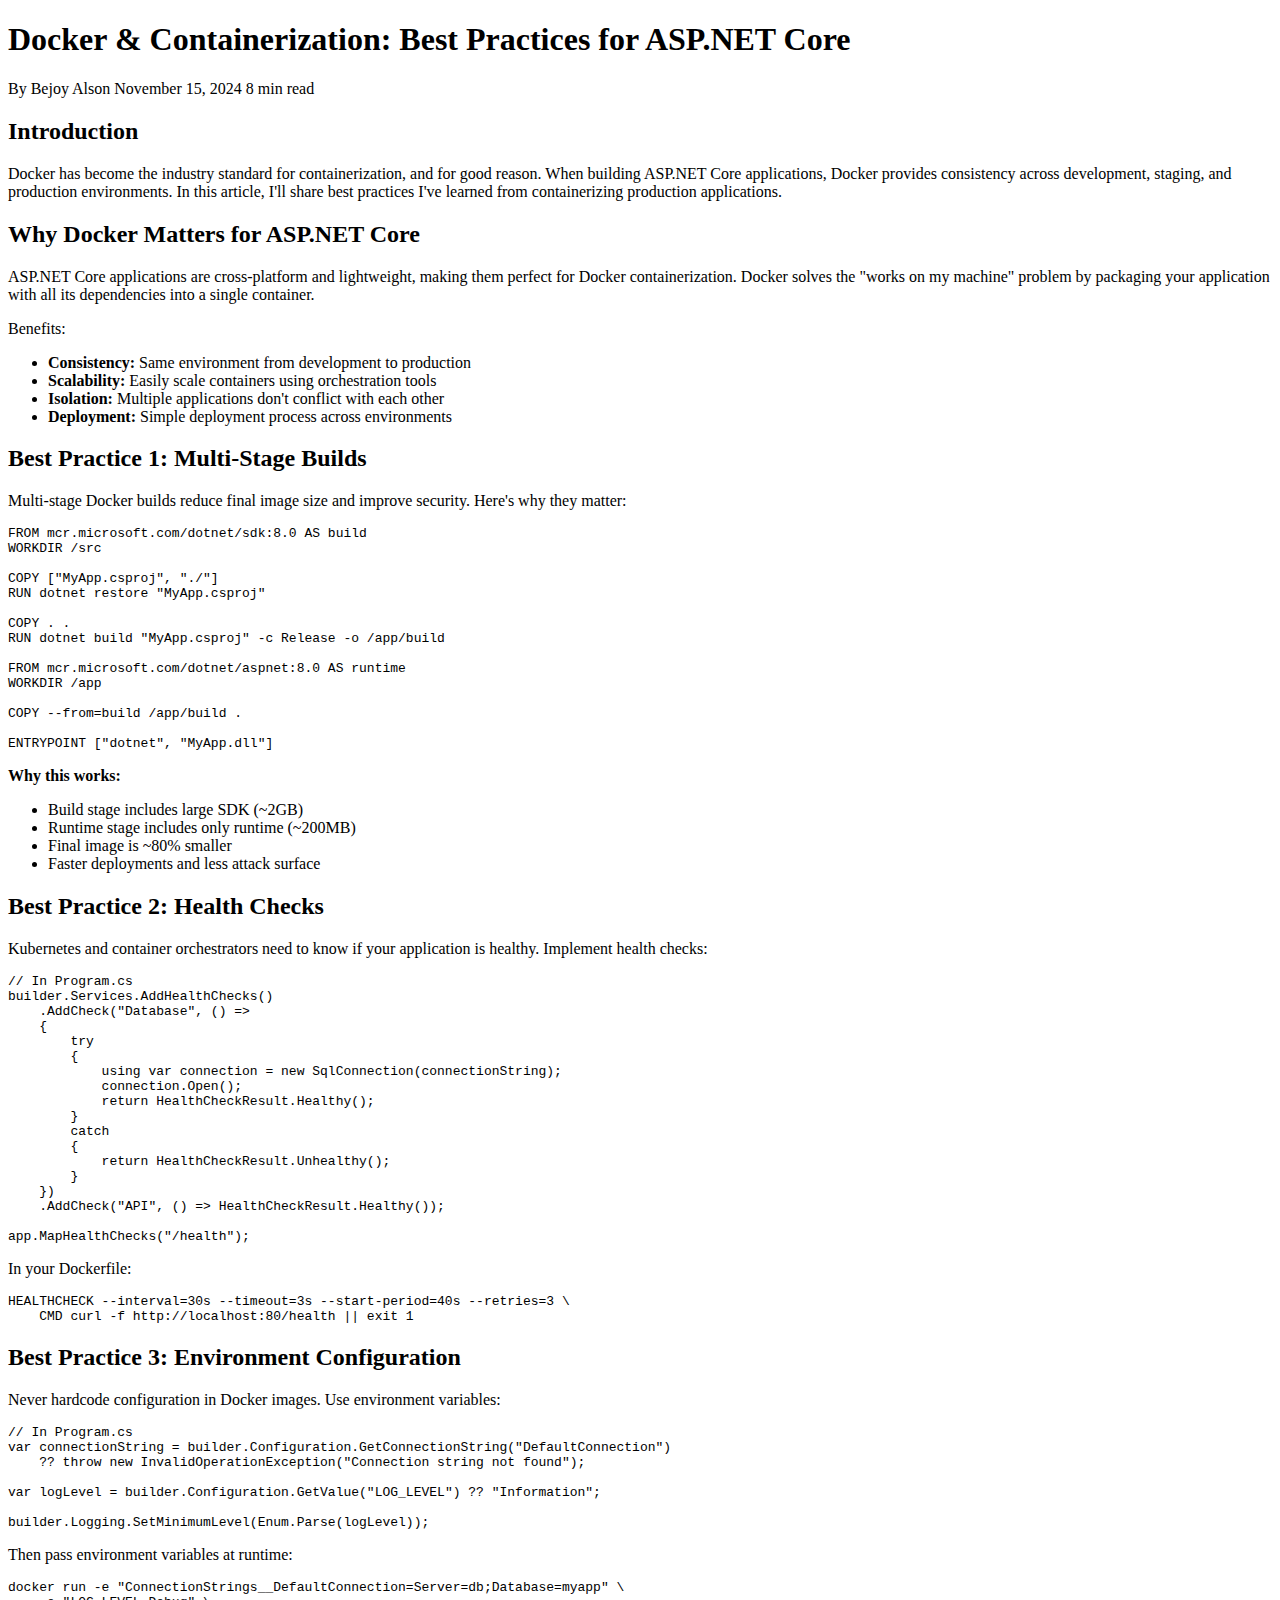
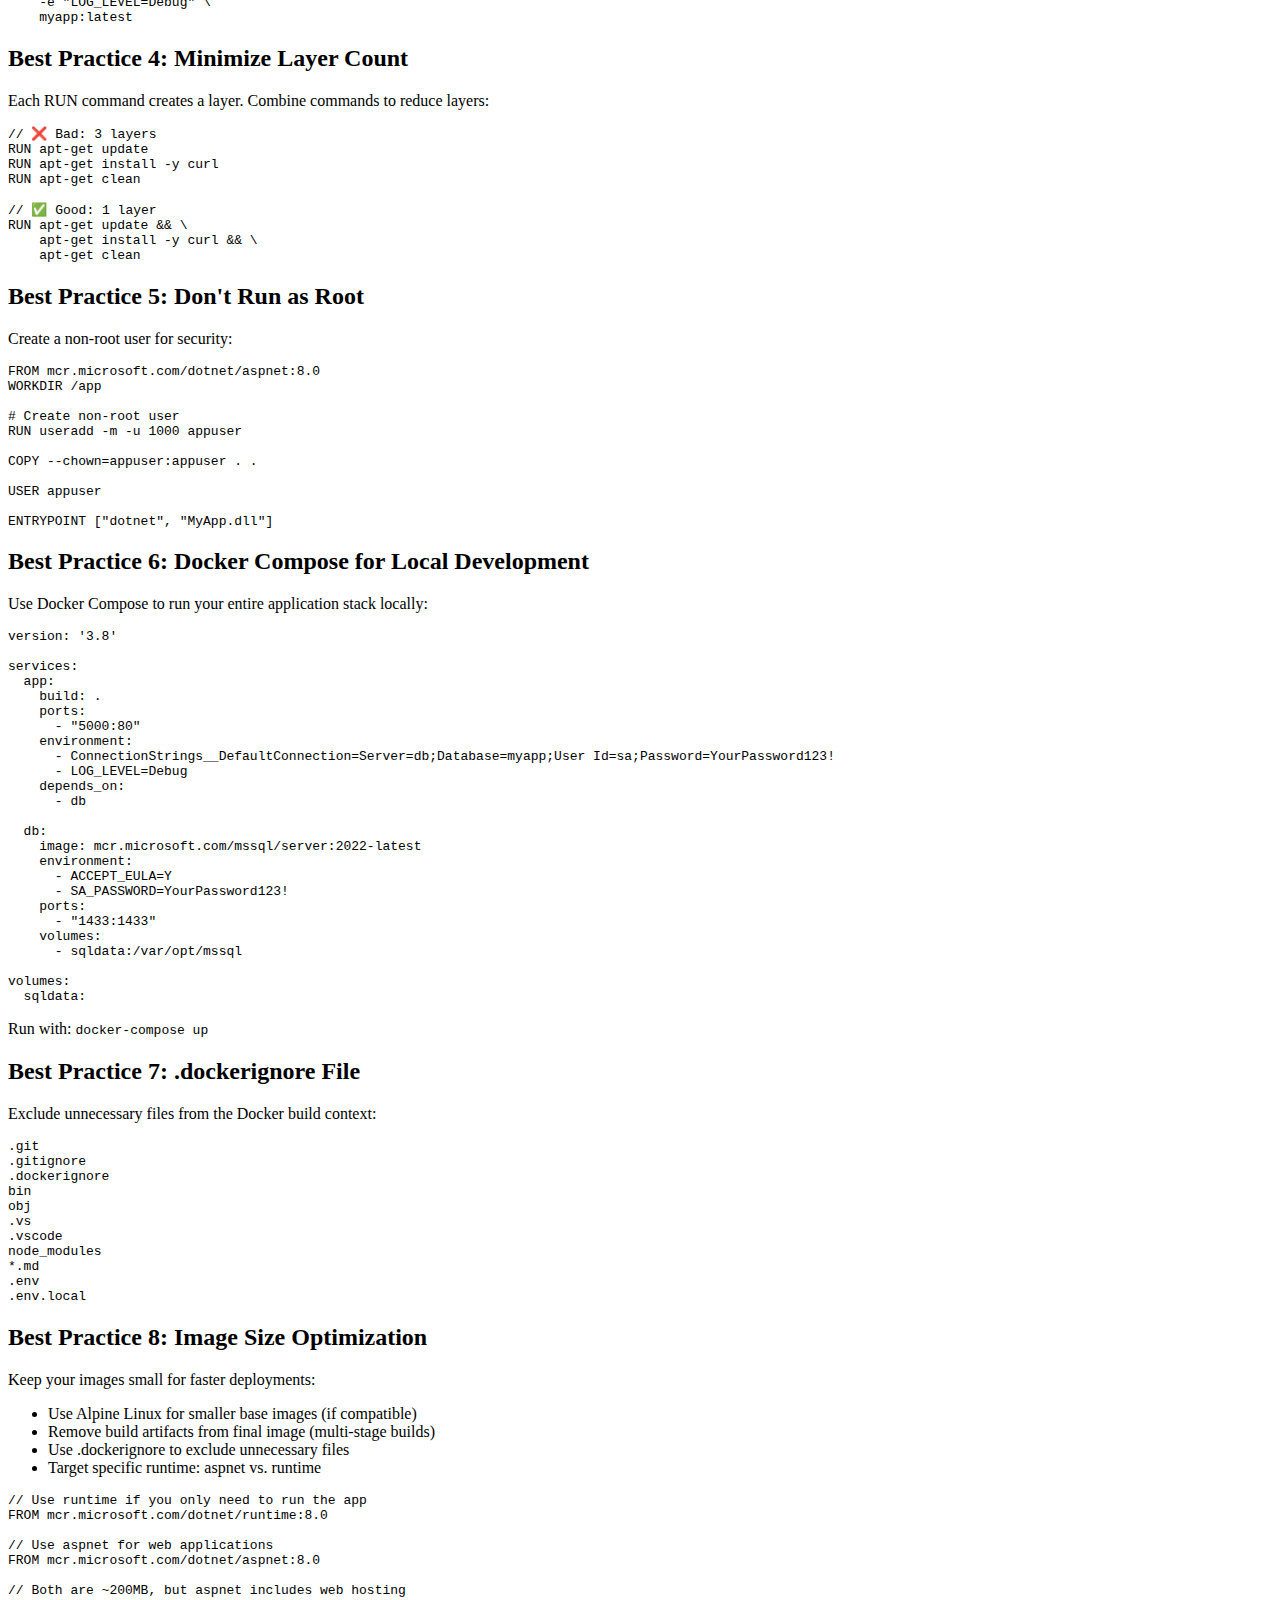
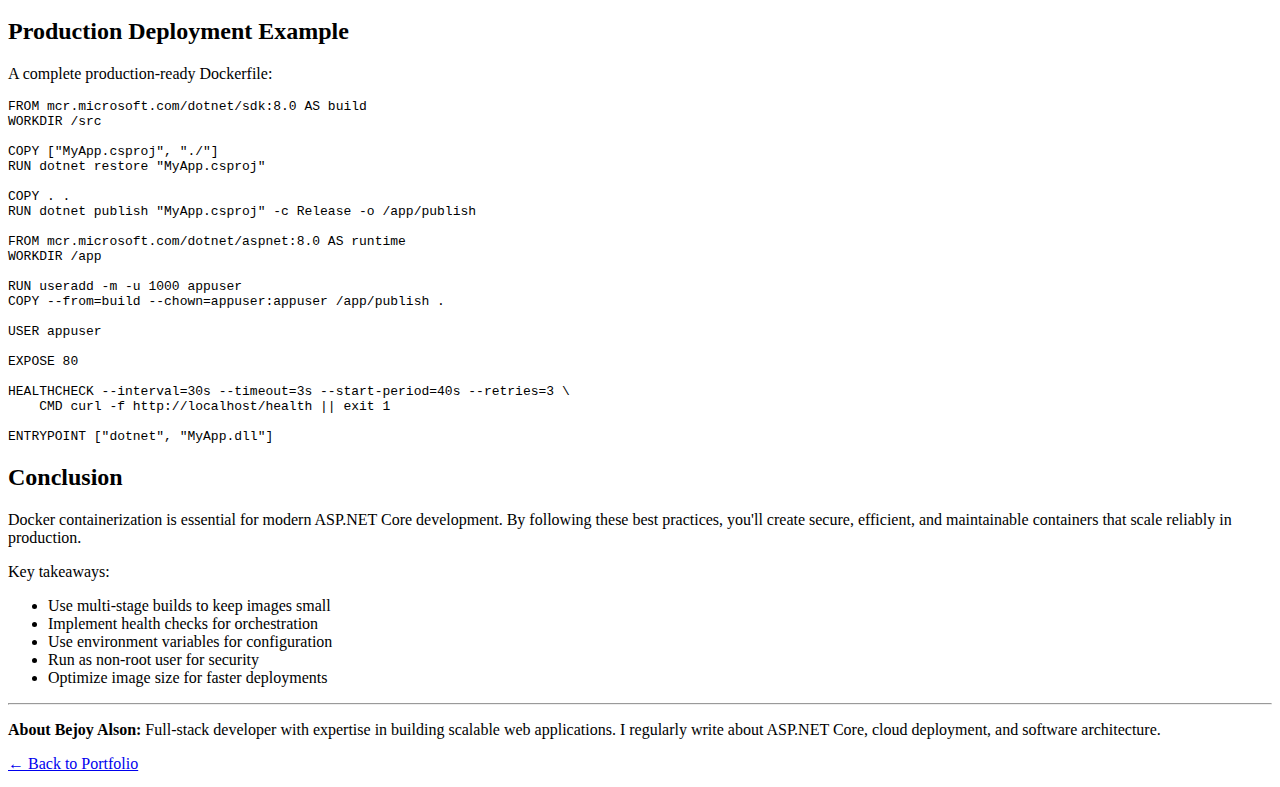
<file: blog/docker-containerization.html>
<!DOCTYPE html>
<html lang="en">
<head>
    <meta charset="UTF-8">
    <meta name="viewport" content="width=device-width, initial-scale=1.0">
    <meta name="description" content="Docker and containerization best practices for ASP.NET Core applications. Learn how to containerize, deploy, and scale your applications effectively.">
    <meta name="keywords" content="Docker, containerization, ASP.NET Core, microservices, deployment">
    <meta name="author" content="Bejoy Alson">
    <link rel="canonical" href="https://bejoyalson.github.io/blog/docker-containerization.html">
    
    <title>Docker & Containerization Best Practices for ASP.NET Core</title>
    <link rel="stylesheet" href="css/blog.css">
    
    <script type="application/ld+json">
    {
        "@context": "https://schema.org",
        "@type": "BlogPosting",
        "headline": "Docker & Containerization Best Practices for ASP.NET Core",
        "description": "Learn best practices for containerizing ASP.NET Core applications with Docker",
        "author": {
            "@type": "Person",
            "name": "Bejoy Alson"
        },
        "datePublished": "2024-11-15",
        "image": "https://bejoyalson.github.io/assets/blog-docker.jpg"
    }
    </script>
</head>
<body>
    <article class="blog-post">
        <header class="blog-header">
            <h1>Docker & Containerization: Best Practices for ASP.NET Core</h1>
            <div class="blog-meta">
                <span class="author">By Bejoy Alson</span>
                <span class="date">November 15, 2024</span>
                <span class="read-time">8 min read</span>
            </div>
        </header>

        <section class="blog-content">
            <h2>Introduction</h2>
            <p>Docker has become the industry standard for containerization, and for good reason. When building ASP.NET Core applications, Docker provides consistency across development, staging, and production environments. In this article, I'll share best practices I've learned from containerizing production applications.</p>

            <h2>Why Docker Matters for ASP.NET Core</h2>
            <p>ASP.NET Core applications are cross-platform and lightweight, making them perfect for Docker containerization. Docker solves the "works on my machine" problem by packaging your application with all its dependencies into a single container.</p>
            
            <p>Benefits:</p>
            <ul>
                <li><strong>Consistency:</strong> Same environment from development to production</li>
                <li><strong>Scalability:</strong> Easily scale containers using orchestration tools</li>
                <li><strong>Isolation:</strong> Multiple applications don't conflict with each other</li>
                <li><strong>Deployment:</strong> Simple deployment process across environments</li>
            </ul>

            <h2>Best Practice 1: Multi-Stage Builds</h2>
            <p>Multi-stage Docker builds reduce final image size and improve security. Here's why they matter:</p>

            <pre><code>FROM mcr.microsoft.com/dotnet/sdk:8.0 AS build
WORKDIR /src

COPY ["MyApp.csproj", "./"]
RUN dotnet restore "MyApp.csproj"

COPY . .
RUN dotnet build "MyApp.csproj" -c Release -o /app/build

FROM mcr.microsoft.com/dotnet/aspnet:8.0 AS runtime
WORKDIR /app

COPY --from=build /app/build .

ENTRYPOINT ["dotnet", "MyApp.dll"]</code></pre>

            <p><strong>Why this works:</strong></p>
            <ul>
                <li>Build stage includes large SDK (~2GB)</li>
                <li>Runtime stage includes only runtime (~200MB)</li>
                <li>Final image is ~80% smaller</li>
                <li>Faster deployments and less attack surface</li>
            </ul>

            <h2>Best Practice 2: Health Checks</h2>
            <p>Kubernetes and container orchestrators need to know if your application is healthy. Implement health checks:</p>

            <pre><code>// In Program.cs
builder.Services.AddHealthChecks()
    .AddCheck("Database", () => 
    {
        try 
        {
            using var connection = new SqlConnection(connectionString);
            connection.Open();
            return HealthCheckResult.Healthy();
        }
        catch 
        {
            return HealthCheckResult.Unhealthy();
        }
    })
    .AddCheck("API", () => HealthCheckResult.Healthy());

app.MapHealthChecks("/health");</code></pre>

            <p>In your Dockerfile:</p>
            <pre><code>HEALTHCHECK --interval=30s --timeout=3s --start-period=40s --retries=3 \
    CMD curl -f http://localhost:80/health || exit 1</code></pre>

            <h2>Best Practice 3: Environment Configuration</h2>
            <p>Never hardcode configuration in Docker images. Use environment variables:</p>

            <pre><code>// In Program.cs
var connectionString = builder.Configuration.GetConnectionString("DefaultConnection") 
    ?? throw new InvalidOperationException("Connection string not found");

var logLevel = builder.Configuration.GetValue<string>("LOG_LEVEL") ?? "Information";

builder.Logging.SetMinimumLevel(Enum.Parse<LogLevel>(logLevel));</code></pre>

            <p>Then pass environment variables at runtime:</p>
            <pre><code>docker run -e "ConnectionStrings__DefaultConnection=Server=db;Database=myapp" \
    -e "LOG_LEVEL=Debug" \
    myapp:latest</code></pre>

            <h2>Best Practice 4: Minimize Layer Count</h2>
            <p>Each RUN command creates a layer. Combine commands to reduce layers:</p>

            <pre><code>// ❌ Bad: 3 layers
RUN apt-get update
RUN apt-get install -y curl
RUN apt-get clean

// ✅ Good: 1 layer
RUN apt-get update && \
    apt-get install -y curl && \
    apt-get clean</code></pre>

            <h2>Best Practice 5: Don't Run as Root</h2>
            <p>Create a non-root user for security:</p>

            <pre><code>FROM mcr.microsoft.com/dotnet/aspnet:8.0
WORKDIR /app

# Create non-root user
RUN useradd -m -u 1000 appuser

COPY --chown=appuser:appuser . .

USER appuser

ENTRYPOINT ["dotnet", "MyApp.dll"]</code></pre>

            <h2>Best Practice 6: Docker Compose for Local Development</h2>
            <p>Use Docker Compose to run your entire application stack locally:</p>

            <pre><code>version: '3.8'

services:
  app:
    build: .
    ports:
      - "5000:80"
    environment:
      - ConnectionStrings__DefaultConnection=Server=db;Database=myapp;User Id=sa;Password=YourPassword123!
      - LOG_LEVEL=Debug
    depends_on:
      - db

  db:
    image: mcr.microsoft.com/mssql/server:2022-latest
    environment:
      - ACCEPT_EULA=Y
      - SA_PASSWORD=YourPassword123!
    ports:
      - "1433:1433"
    volumes:
      - sqldata:/var/opt/mssql

volumes:
  sqldata:</code></pre>

            <p>Run with: <code>docker-compose up</code></p>

            <h2>Best Practice 7: .dockerignore File</h2>
            <p>Exclude unnecessary files from the Docker build context:</p>

            <pre><code>.git
.gitignore
.dockerignore
bin
obj
.vs
.vscode
node_modules
*.md
.env
.env.local</code></pre>

            <h2>Best Practice 8: Image Size Optimization</h2>
            <p>Keep your images small for faster deployments:</p>

            <ul>
                <li>Use Alpine Linux for smaller base images (if compatible)</li>
                <li>Remove build artifacts from final image (multi-stage builds)</li>
                <li>Use .dockerignore to exclude unnecessary files</li>
                <li>Target specific runtime: aspnet vs. runtime</li>
            </ul>

            <pre><code>// Use runtime if you only need to run the app
FROM mcr.microsoft.com/dotnet/runtime:8.0

// Use aspnet for web applications
FROM mcr.microsoft.com/dotnet/aspnet:8.0

// Both are ~200MB, but aspnet includes web hosting</code></pre>

            <h2>Production Deployment Example</h2>
            <p>A complete production-ready Dockerfile:</p>

            <pre><code>FROM mcr.microsoft.com/dotnet/sdk:8.0 AS build
WORKDIR /src

COPY ["MyApp.csproj", "./"]
RUN dotnet restore "MyApp.csproj"

COPY . .
RUN dotnet publish "MyApp.csproj" -c Release -o /app/publish

FROM mcr.microsoft.com/dotnet/aspnet:8.0 AS runtime
WORKDIR /app

RUN useradd -m -u 1000 appuser
COPY --from=build --chown=appuser:appuser /app/publish .

USER appuser

EXPOSE 80

HEALTHCHECK --interval=30s --timeout=3s --start-period=40s --retries=3 \
    CMD curl -f http://localhost/health || exit 1

ENTRYPOINT ["dotnet", "MyApp.dll"]</code></pre>

            <h2>Conclusion</h2>
            <p>Docker containerization is essential for modern ASP.NET Core development. By following these best practices, you'll create secure, efficient, and maintainable containers that scale reliably in production.</p>

            <p>Key takeaways:</p>
            <ul>
                <li>Use multi-stage builds to keep images small</li>
                <li>Implement health checks for orchestration</li>
                <li>Use environment variables for configuration</li>
                <li>Run as non-root user for security</li>
                <li>Optimize image size for faster deployments</li>
            </ul>

            <hr>
            <div class="blog-footer">
                <p><strong>About Bejoy Alson:</strong> Full-stack developer with expertise in building scalable web applications. I regularly write about ASP.NET Core, cloud deployment, and software architecture.</p>
                <p><a href="https://bejoyalson.github.io">← Back to Portfolio</a></p>
            </div>
        </section>
    </article>
</body>
</html>
</file>
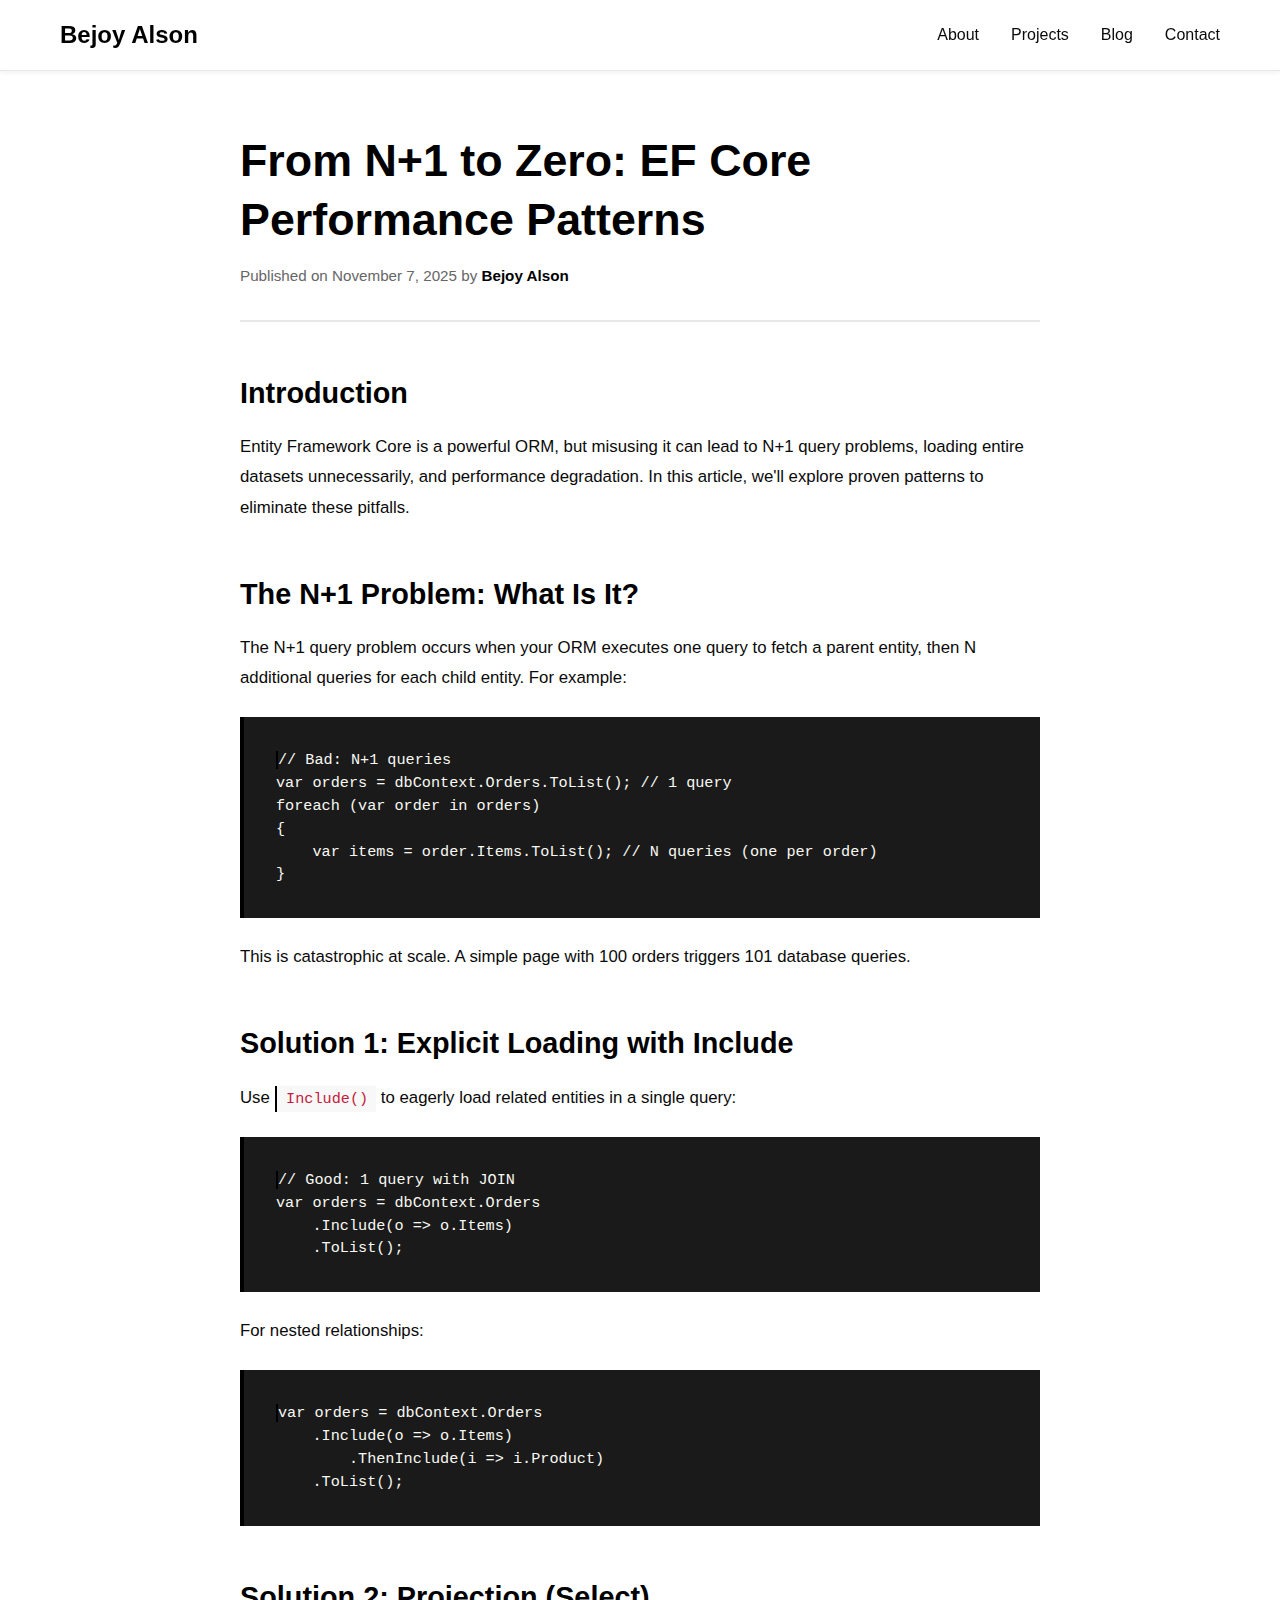
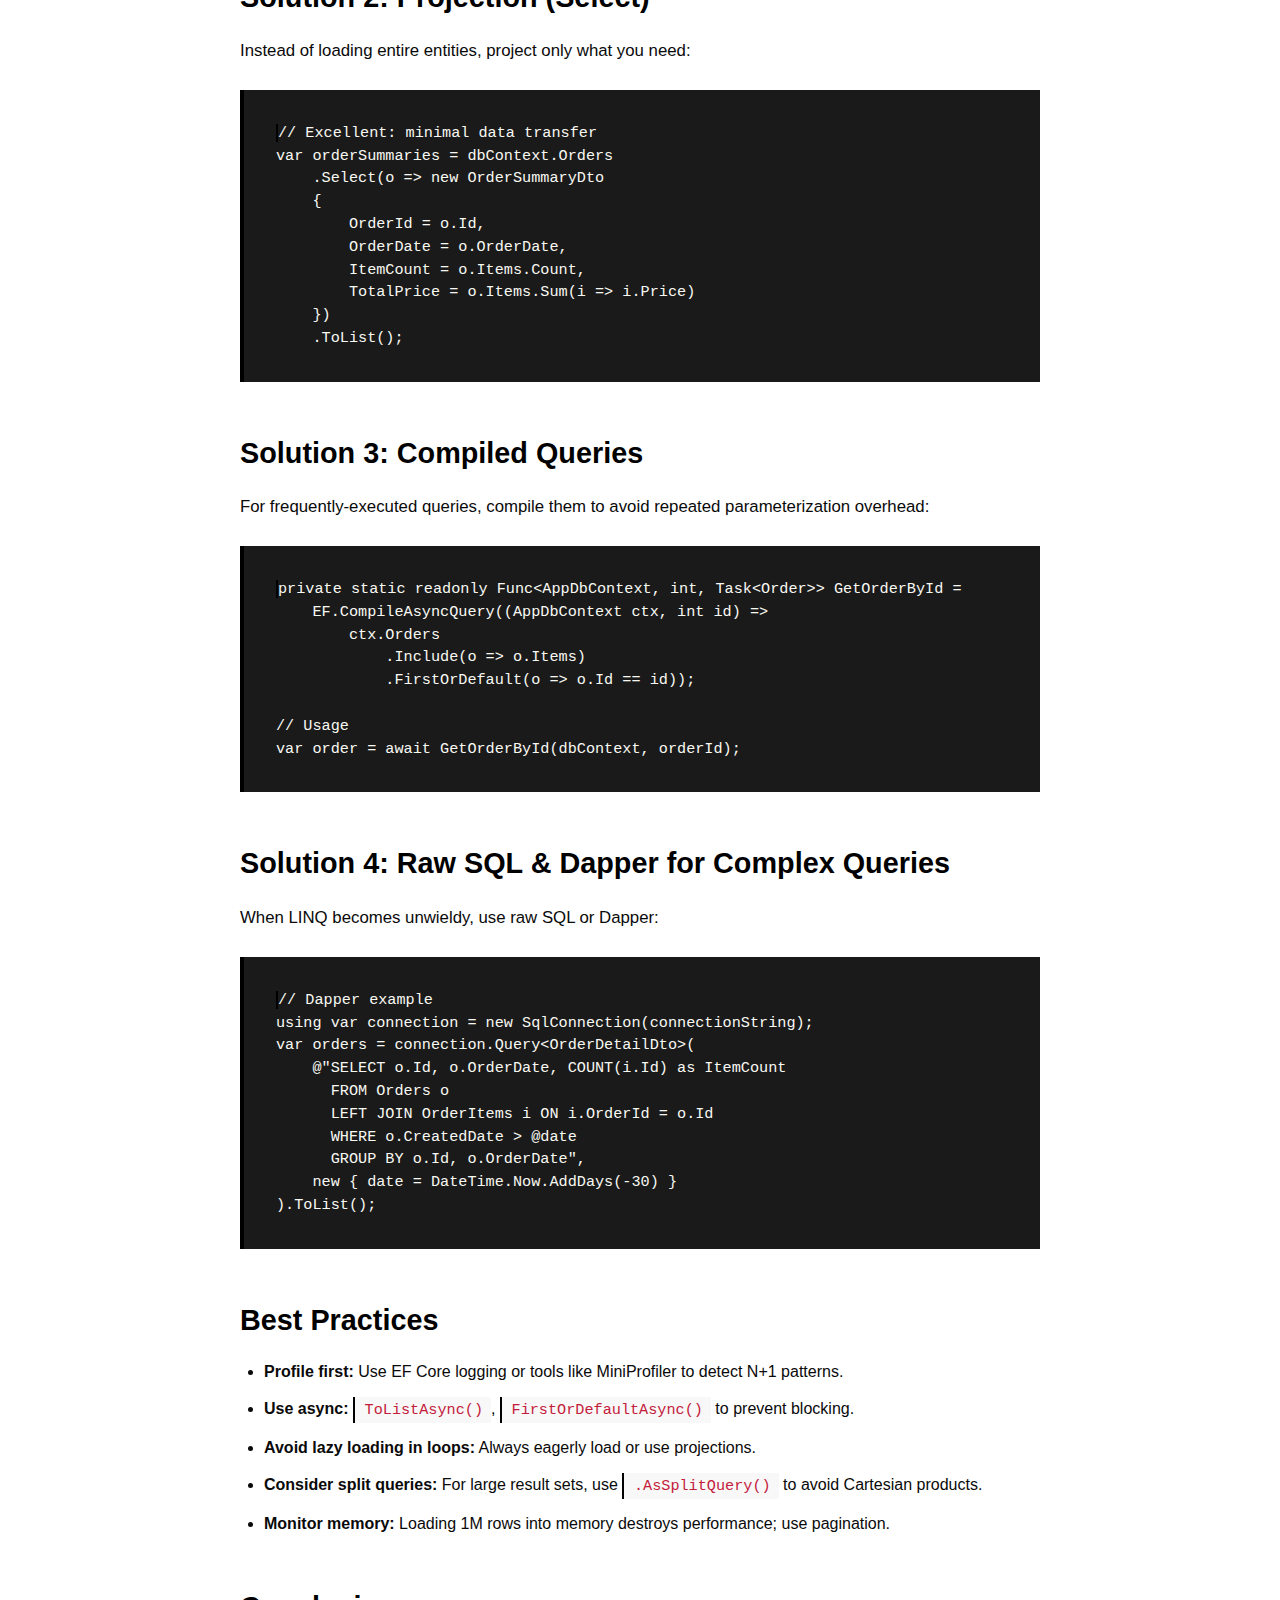
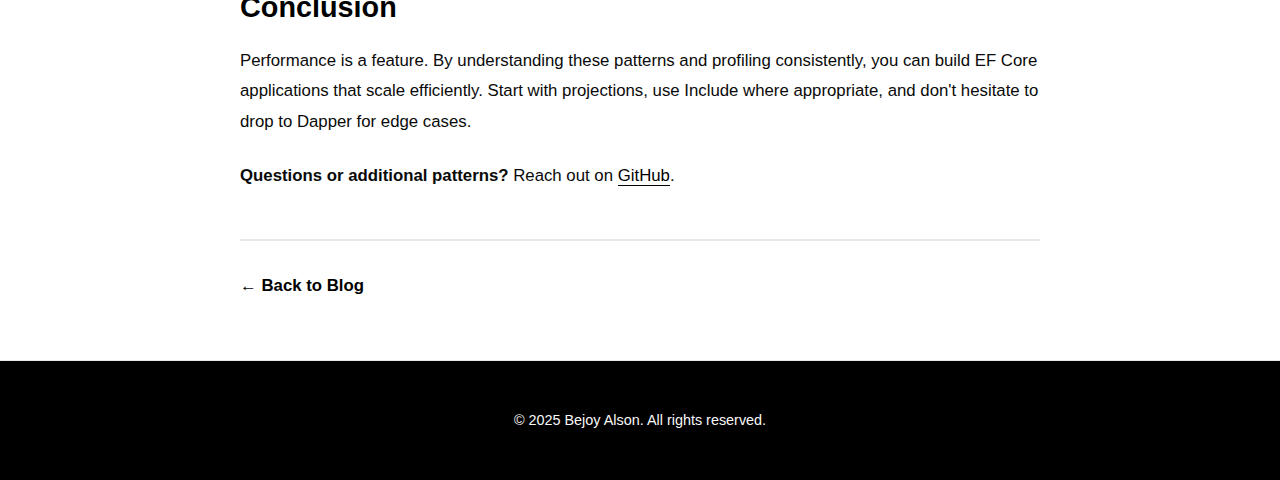
<file: blog/efcore-performance.html>
<!DOCTYPE html>
<html lang="en">
<head>
    <meta charset="UTF-8">
    <meta name="viewport" content="width=device-width, initial-scale=1.0">
    <meta name="description" content="From N+1 to Zero: EF Core Performance Patterns. Deep dive into Entity Framework Core query optimization, lazy loading, compiled queries, and strategic Dapper usage.">
    <meta name="keywords" content="Entity Framework Core, EF Core, performance, N+1, query optimization, Dapper, C#">
    <meta name="author" content="Bejoy Alson">
    
    <link rel="canonical" href="https://bejoyalson.github.io/blog/efcore-performance.html">
    <link rel="stylesheet" href="../css/style.css">
    <link rel="stylesheet" href="css/blog.css">
    
    <title>From N+1 to Zero: EF Core Performance Patterns — Bejoy Alson</title>
    
    <script type="application/ld+json">
    {
        "@context": "https://schema.org",
        "@type": "BlogPosting",
        "headline": "From N+1 to Zero: EF Core Performance Patterns",
        "image": "https://bejoyalson.github.io/assets/blog-efcore.jpg",
        "datePublished": "2025-11-07",
        "dateModified": "2025-11-07",
        "author": {
            "@type": "Person",
            "name": "Bejoy Alson",
            "url": "https://bejoyalson.github.io"
        },
        "publisher": {
            "@type": "Organization",
            "name": "Bejoy Alson",
            "url": "https://bejoyalson.github.io"
        },
        "description": "Deep dive into Entity Framework Core query optimization, including lazy loading gotchas, compiled queries, and strategic use of Dapper for complex queries."
    }
    </script>
</head>
<body>
    <!-- Navigation -->
    <nav class="navbar">
        <div class="container">
            <div class="nav-brand">
                <a href="/">Bejoy Alson</a>
            </div>
            <ul class="nav-menu">
                <li><a href="/#about">About</a></li>
                <li><a href="/#projects">Projects</a></li>
                <li><a href="/#blog">Blog</a></li>
                <li><a href="/#contact">Contact</a></li>
            </ul>
        </div>
    </nav>

    <!-- Blog Post -->
    <article class="blog-article">
        <div class="container">
            <div class="article-header">
                <h1>From N+1 to Zero: EF Core Performance Patterns</h1>
                <p class="article-meta">
                    Published on <time datetime="2025-11-07">November 7, 2025</time> 
                    by <a href="/">Bejoy Alson</a>
                </p>
            </div>

            <div class="article-content">
                <h2>Introduction</h2>
                <p>
                    Entity Framework Core is a powerful ORM, but misusing it can lead to N+1 query problems, 
                    loading entire datasets unnecessarily, and performance degradation. In this article, we'll explore 
                    proven patterns to eliminate these pitfalls.
                </p>

                <h2>The N+1 Problem: What Is It?</h2>
                <p>
                    The N+1 query problem occurs when your ORM executes one query to fetch a parent entity, 
                    then N additional queries for each child entity. For example:
                </p>
                <pre><code>// Bad: N+1 queries
var orders = dbContext.Orders.ToList(); // 1 query
foreach (var order in orders)
{
    var items = order.Items.ToList(); // N queries (one per order)
}</code></pre>
                <p>
                    This is catastrophic at scale. A simple page with 100 orders triggers 101 database queries.
                </p>

                <h2>Solution 1: Explicit Loading with Include</h2>
                <p>
                    Use <code>Include()</code> to eagerly load related entities in a single query:
                </p>
                <pre><code>// Good: 1 query with JOIN
var orders = dbContext.Orders
    .Include(o => o.Items)
    .ToList();</code></pre>
                <p>
                    For nested relationships:
                </p>
                <pre><code>var orders = dbContext.Orders
    .Include(o => o.Items)
        .ThenInclude(i => i.Product)
    .ToList();</code></pre>

                <h2>Solution 2: Projection (Select)</h2>
                <p>
                    Instead of loading entire entities, project only what you need:
                </p>
                <pre><code>// Excellent: minimal data transfer
var orderSummaries = dbContext.Orders
    .Select(o => new OrderSummaryDto
    {
        OrderId = o.Id,
        OrderDate = o.OrderDate,
        ItemCount = o.Items.Count,
        TotalPrice = o.Items.Sum(i => i.Price)
    })
    .ToList();</code></pre>

                <h2>Solution 3: Compiled Queries</h2>
                <p>
                    For frequently-executed queries, compile them to avoid repeated parameterization overhead:
                </p>
                <pre><code>private static readonly Func&lt;AppDbContext, int, Task&lt;Order&gt;&gt; GetOrderById =
    EF.CompileAsyncQuery((AppDbContext ctx, int id) =>
        ctx.Orders
            .Include(o => o.Items)
            .FirstOrDefault(o => o.Id == id));

// Usage
var order = await GetOrderById(dbContext, orderId);</code></pre>

                <h2>Solution 4: Raw SQL & Dapper for Complex Queries</h2>
                <p>
                    When LINQ becomes unwieldy, use raw SQL or Dapper:
                </p>
                <pre><code>// Dapper example
using var connection = new SqlConnection(connectionString);
var orders = connection.Query&lt;OrderDetailDto&gt;(
    @"SELECT o.Id, o.OrderDate, COUNT(i.Id) as ItemCount
      FROM Orders o
      LEFT JOIN OrderItems i ON i.OrderId = o.Id
      WHERE o.CreatedDate > @date
      GROUP BY o.Id, o.OrderDate",
    new { date = DateTime.Now.AddDays(-30) }
).ToList();</code></pre>

                <h2>Best Practices</h2>
                <ul>
                    <li><strong>Profile first:</strong> Use EF Core logging or tools like MiniProfiler to detect N+1 patterns.</li>
                    <li><strong>Use async:</strong> <code>ToListAsync()</code>, <code>FirstOrDefaultAsync()</code> to prevent blocking.</li>
                    <li><strong>Avoid lazy loading in loops:</strong> Always eagerly load or use projections.</li>
                    <li><strong>Consider split queries:</strong> For large result sets, use <code>.AsSplitQuery()</code> to avoid Cartesian products.</li>
                    <li><strong>Monitor memory:</strong> Loading 1M rows into memory destroys performance; use pagination.</li>
                </ul>

                <h2>Conclusion</h2>
                <p>
                    Performance is a feature. By understanding these patterns and profiling consistently, 
                    you can build EF Core applications that scale efficiently. Start with projections, 
                    use Include where appropriate, and don't hesitate to drop to Dapper for edge cases.
                </p>

                <p><strong>Questions or additional patterns?</strong> Reach out on <a href="https://github.com/bejoyalson">GitHub</a>.</p>
            </div>

            <div class="article-footer">
                <p><a href="/#blog">← Back to Blog</a></p>
            </div>
        </div>
    </article>

    <!-- Footer -->
    <footer class="footer">
        <div class="container">
            <p>&copy; 2025 Bejoy Alson. All rights reserved.</p>
        </div>
    </footer>

    <script src="../js/main.js"></script>
</body>
</html>
</file>
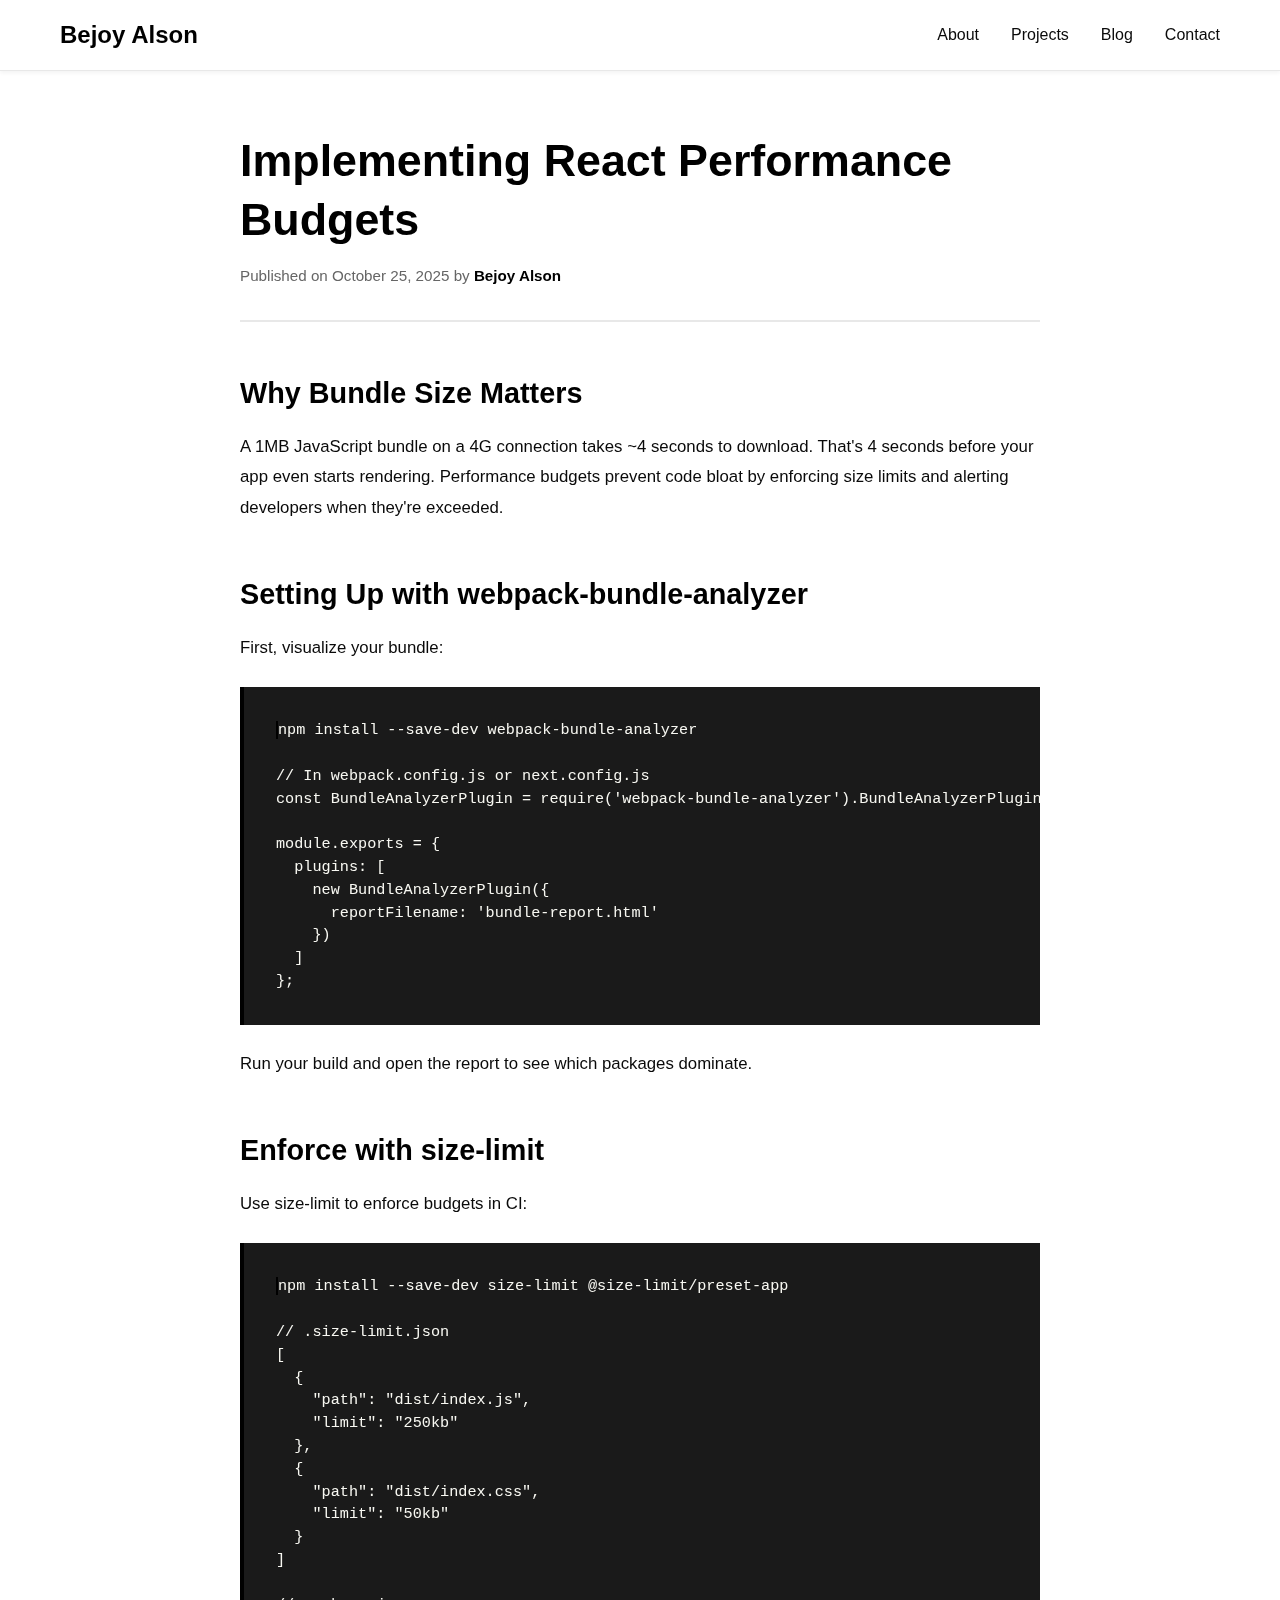
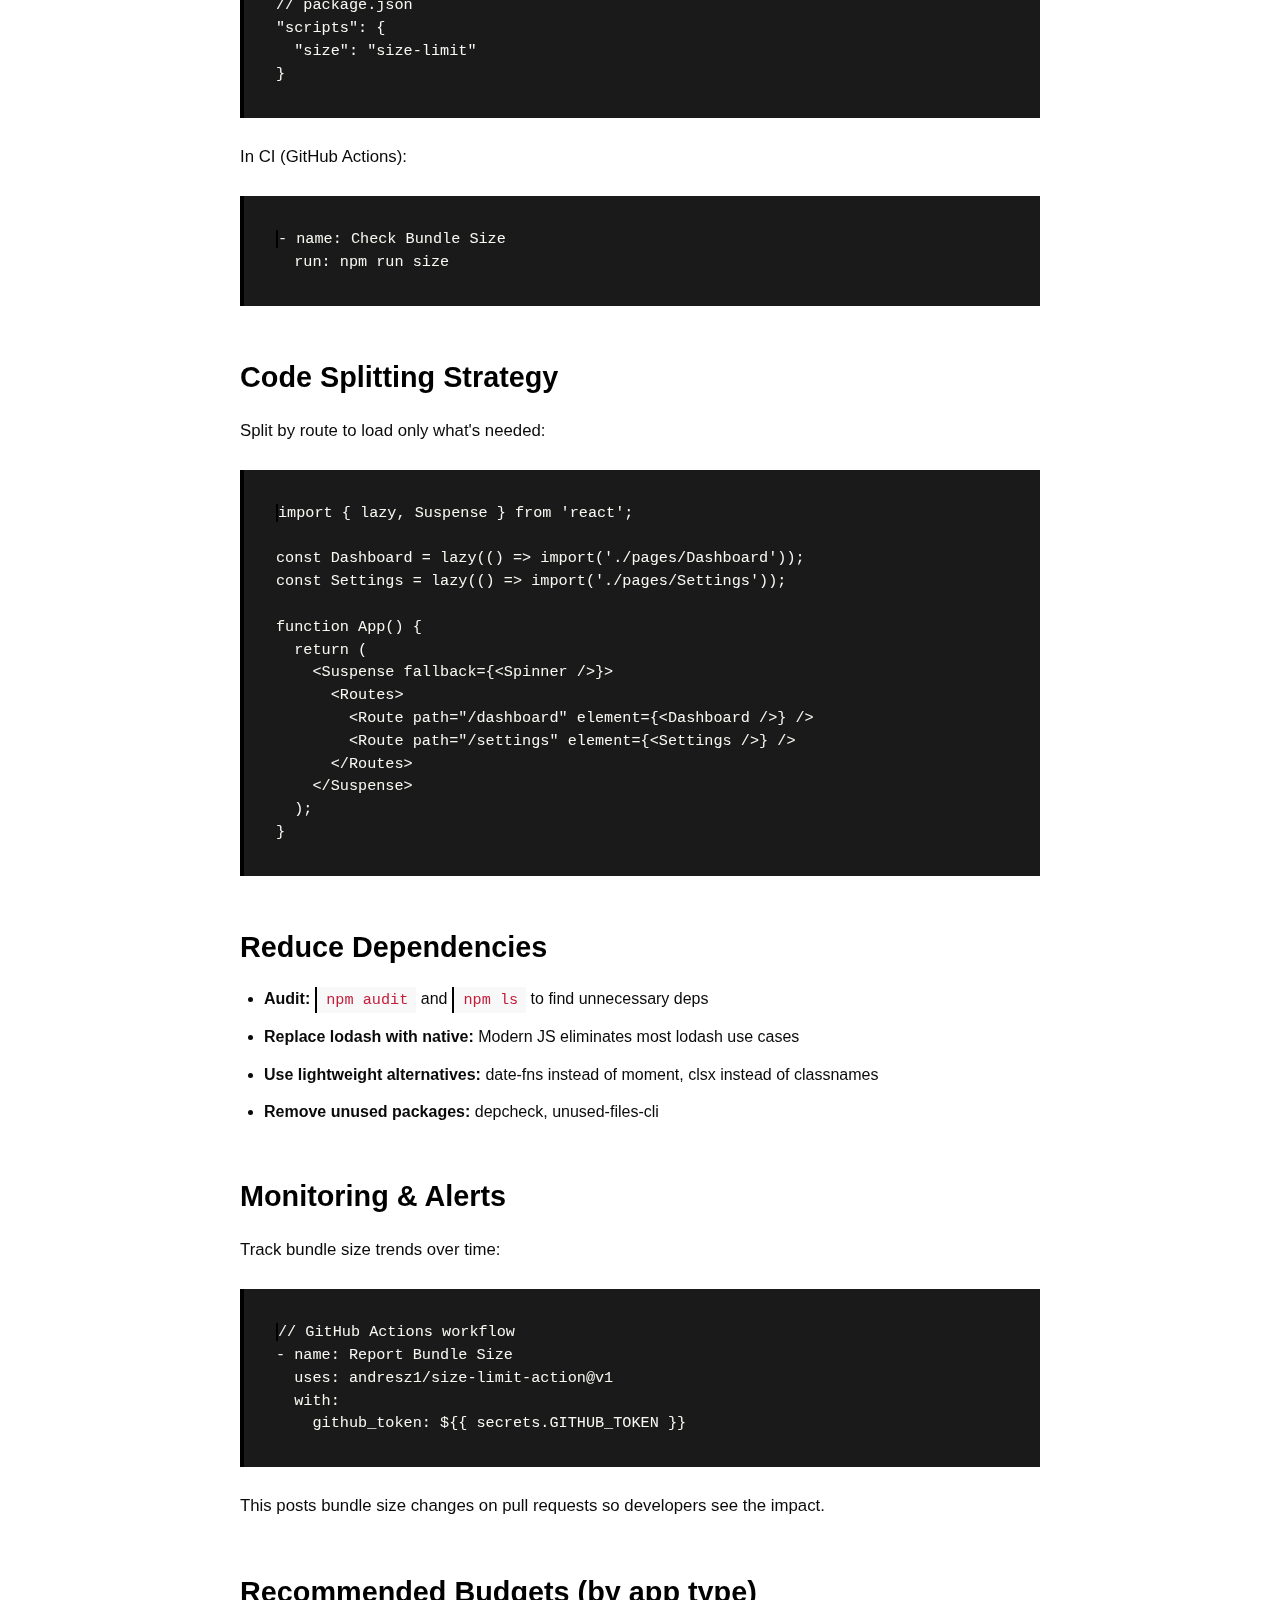
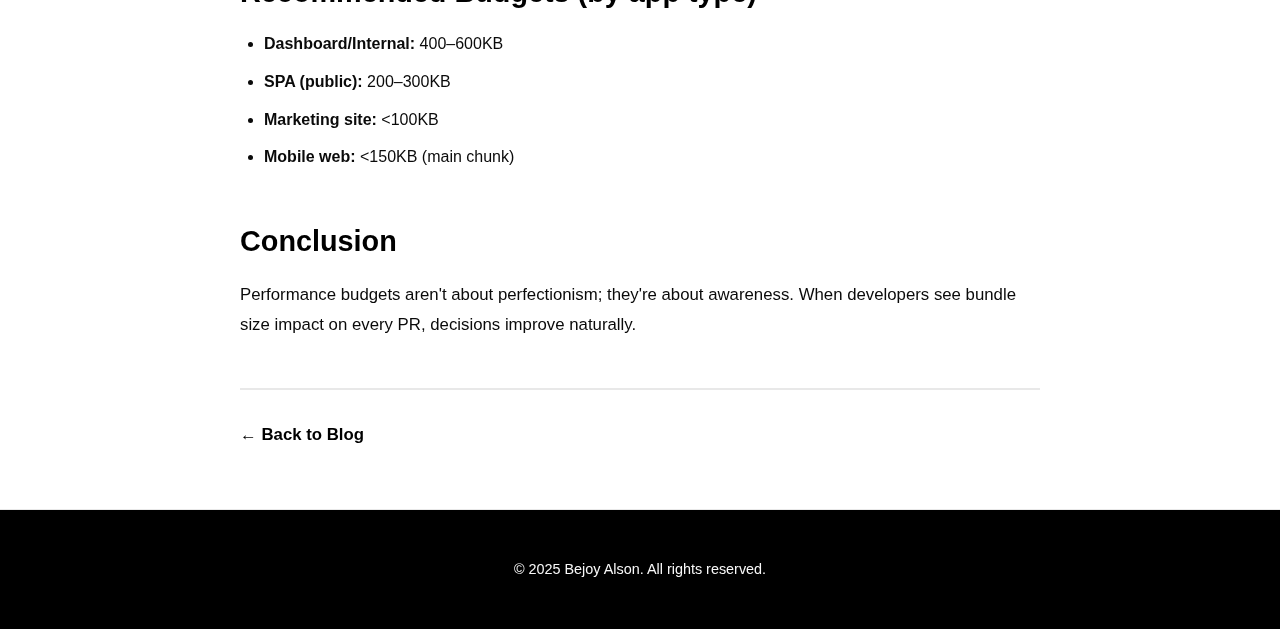
<file: blog/react-performance-budgets.html>
<!DOCTYPE html>
<html lang="en">
<head>
    <meta charset="UTF-8">
    <meta name="viewport" content="width=device-width, initial-scale=1.0">
    <meta name="description" content="Implementing React Performance Budgets. Guide to setting bundle size limits, CI integration, and refactoring strategies for optimized front-end performance.">
    <meta name="keywords" content="React, performance budgets, bundle size, webpack, Rollup, CI/CD, JavaScript optimization">
    <meta name="author" content="Bejoy Alson">
    
    <link rel="canonical" href="https://bejoyalson.github.io/blog/react-performance-budgets.html">
    <link rel="stylesheet" href="../css/style.css">
    <link rel="stylesheet" href="css/blog.css">
    
    <title>Implementing React Performance Budgets — Bejoy Alson</title>
    
    <script type="application/ld+json">
    {
        "@context": "https://schema.org",
        "@type": "BlogPosting",
        "headline": "Implementing React Performance Budgets",
        "datePublished": "2025-10-25",
        "dateModified": "2025-10-25",
        "author": {
            "@type": "Person",
            "name": "Bejoy Alson",
            "url": "https://bejoyalson.github.io"
        },
        "publisher": {
            "@type": "Organization",
            "name": "Bejoy Alson",
            "url": "https://bejoyalson.github.io"
        },
        "description": "Practical guide to setting and enforcing JavaScript bundle size budgets in your React project with tooling setup and CI integration."
    }
    </script>
</head>
<body>
    <!-- Navigation -->
    <nav class="navbar">
        <div class="container">
            <div class="nav-brand">
                <a href="/">Bejoy Alson</a>
            </div>
            <ul class="nav-menu">
                <li><a href="/#about">About</a></li>
                <li><a href="/#projects">Projects</a></li>
                <li><a href="/#blog">Blog</a></li>
                <li><a href="/#contact">Contact</a></li>
            </ul>
        </div>
    </nav>

    <!-- Blog Post -->
    <article class="blog-article">
        <div class="container">
            <div class="article-header">
                <h1>Implementing React Performance Budgets</h1>
                <p class="article-meta">
                    Published on <time datetime="2025-10-25">October 25, 2025</time> 
                    by <a href="/">Bejoy Alson</a>
                </p>
            </div>

            <div class="article-content">
                <h2>Why Bundle Size Matters</h2>
                <p>
                    A 1MB JavaScript bundle on a 4G connection takes ~4 seconds to download. That's 4 seconds 
                    before your app even starts rendering. Performance budgets prevent code bloat by enforcing 
                    size limits and alerting developers when they're exceeded.
                </p>

                <h2>Setting Up with webpack-bundle-analyzer</h2>
                <p>
                    First, visualize your bundle:
                </p>
                <pre><code>npm install --save-dev webpack-bundle-analyzer

// In webpack.config.js or next.config.js
const BundleAnalyzerPlugin = require('webpack-bundle-analyzer').BundleAnalyzerPlugin;

module.exports = {
  plugins: [
    new BundleAnalyzerPlugin({
      reportFilename: 'bundle-report.html'
    })
  ]
};</code></pre>
                <p>Run your build and open the report to see which packages dominate.</p>

                <h2>Enforce with size-limit</h2>
                <p>
                    Use size-limit to enforce budgets in CI:
                </p>
                <pre><code>npm install --save-dev size-limit @size-limit/preset-app

// .size-limit.json
[
  {
    "path": "dist/index.js",
    "limit": "250kb"
  },
  {
    "path": "dist/index.css",
    "limit": "50kb"
  }
]

// package.json
"scripts": {
  "size": "size-limit"
}</code></pre>
                <p>
                    In CI (GitHub Actions):
                </p>
                <pre><code>- name: Check Bundle Size
  run: npm run size</code></pre>

                <h2>Code Splitting Strategy</h2>
                <p>
                    Split by route to load only what's needed:
                </p>
                <pre><code>import { lazy, Suspense } from 'react';

const Dashboard = lazy(() => import('./pages/Dashboard'));
const Settings = lazy(() => import('./pages/Settings'));

function App() {
  return (
    &lt;Suspense fallback={&lt;Spinner /&gt;}&gt;
      &lt;Routes&gt;
        &lt;Route path="/dashboard" element={&lt;Dashboard /&gt;} /&gt;
        &lt;Route path="/settings" element={&lt;Settings /&gt;} /&gt;
      &lt;/Routes&gt;
    &lt;/Suspense&gt;
  );
}</code></pre>

                <h2>Reduce Dependencies</h2>
                <ul>
                    <li><strong>Audit:</strong> <code>npm audit</code> and <code>npm ls</code> to find unnecessary deps</li>
                    <li><strong>Replace lodash with native:</strong> Modern JS eliminates most lodash use cases</li>
                    <li><strong>Use lightweight alternatives:</strong> date-fns instead of moment, clsx instead of classnames</li>
                    <li><strong>Remove unused packages:</strong> depcheck, unused-files-cli</li>
                </ul>

                <h2>Monitoring & Alerts</h2>
                <p>
                    Track bundle size trends over time:
                </p>
                <pre><code>// GitHub Actions workflow
- name: Report Bundle Size
  uses: andresz1/size-limit-action@v1
  with:
    github_token: ${{ secrets.GITHUB_TOKEN }}</code></pre>
                <p>
                    This posts bundle size changes on pull requests so developers see the impact.
                </p>

                <h2>Recommended Budgets (by app type)</h2>
                <ul>
                    <li><strong>Dashboard/Internal:</strong> 400–600KB</li>
                    <li><strong>SPA (public):</strong> 200–300KB</li>
                    <li><strong>Marketing site:</strong> &lt;100KB</li>
                    <li><strong>Mobile web:</strong> &lt;150KB (main chunk)</li>
                </ul>

                <h2>Conclusion</h2>
                <p>
                    Performance budgets aren't about perfectionism; they're about awareness. 
                    When developers see bundle size impact on every PR, decisions improve naturally.
                </p>
            </div>

            <div class="article-footer">
                <p><a href="/#blog">← Back to Blog</a></p>
            </div>
        </div>
    </article>

    <!-- Footer -->
    <footer class="footer">
        <div class="container">
            <p>&copy; 2025 Bejoy Alson. All rights reserved.</p>
        </div>
    </footer>

    <script src="../js/main.js"></script>
</body>
</html>
</file>
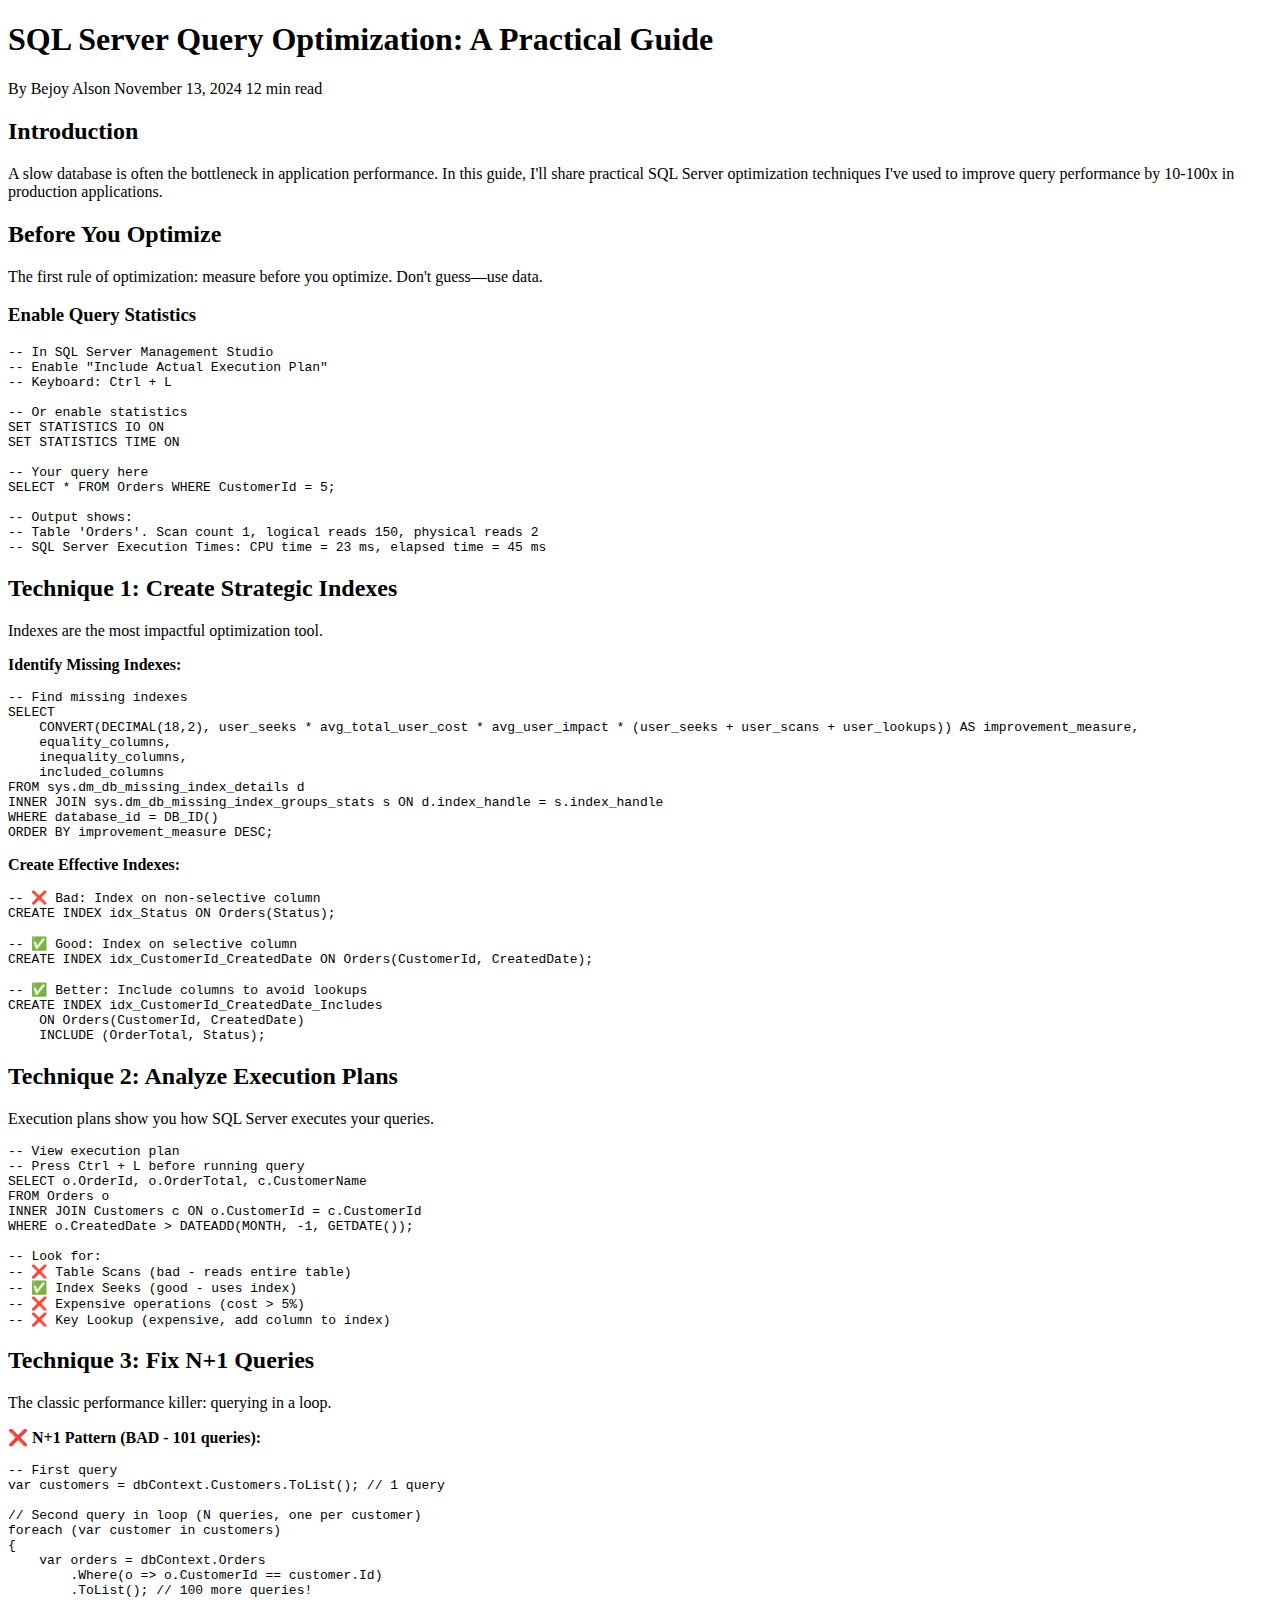
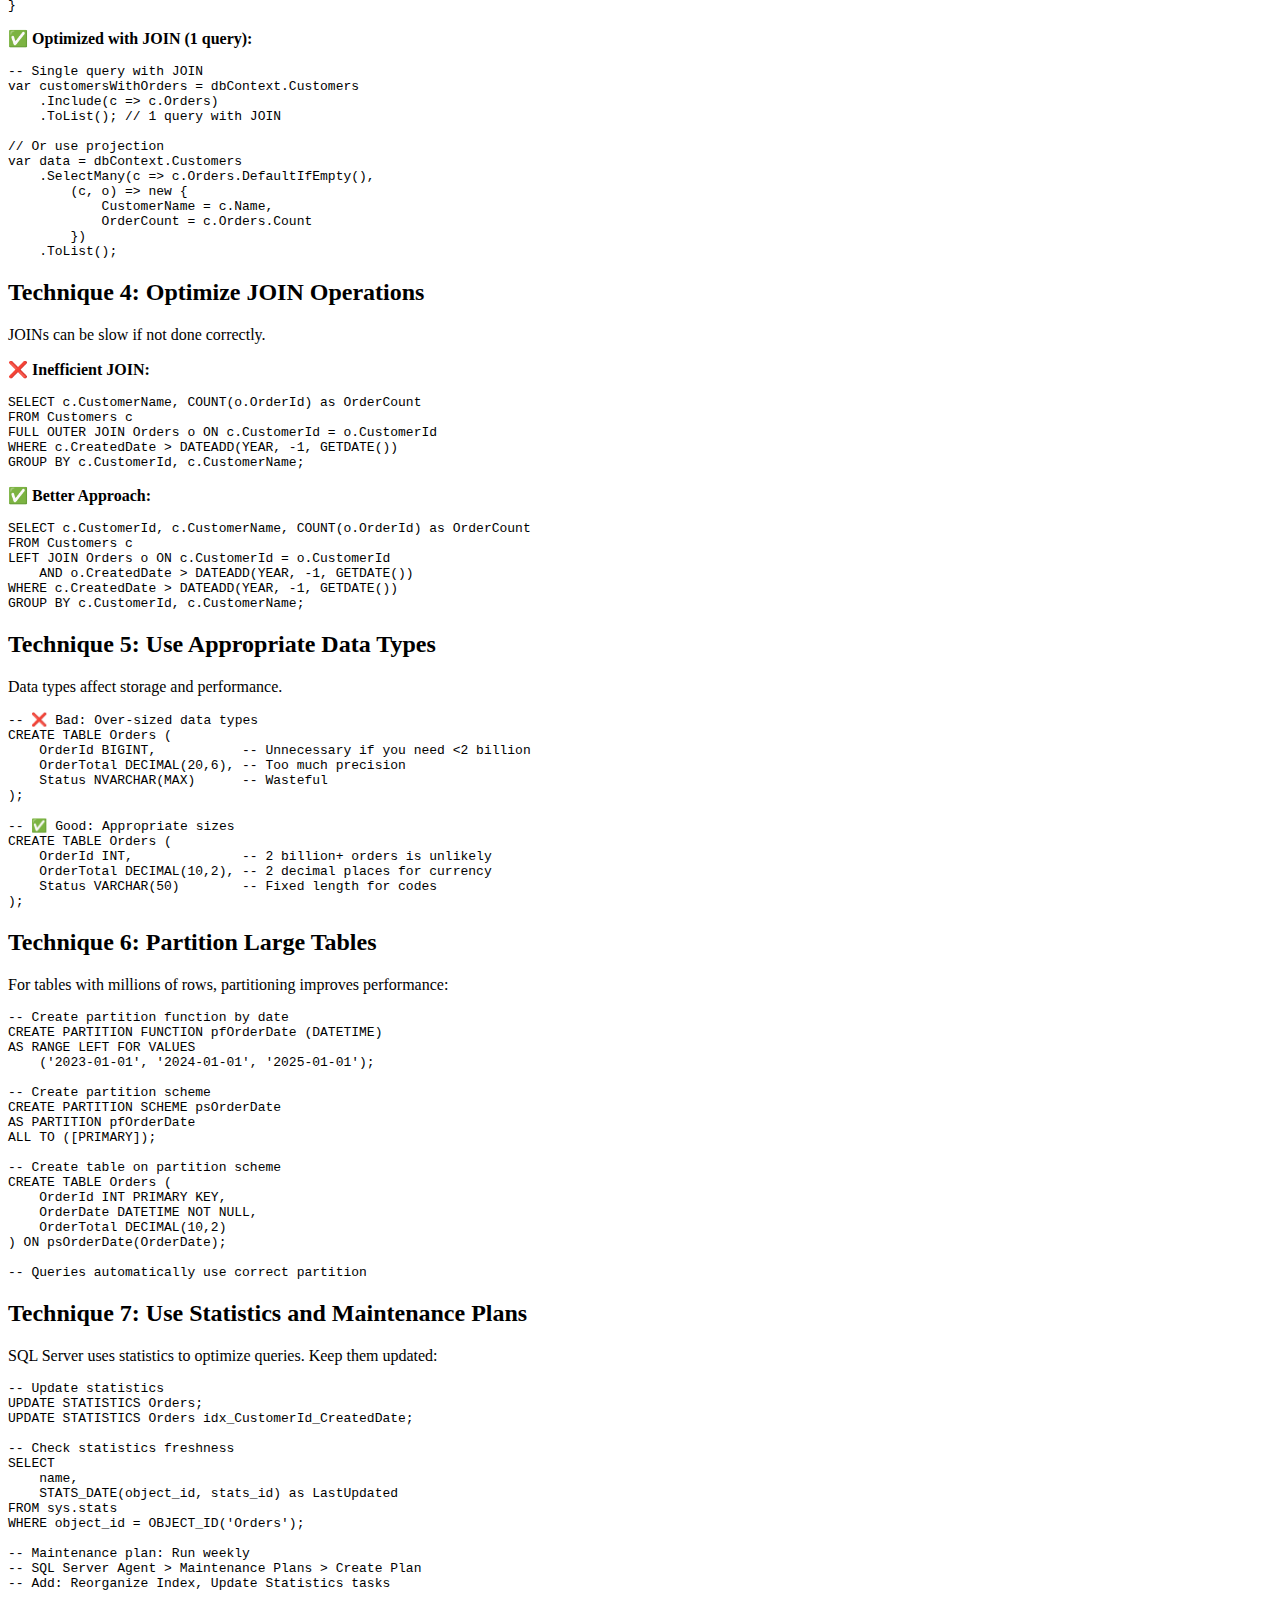
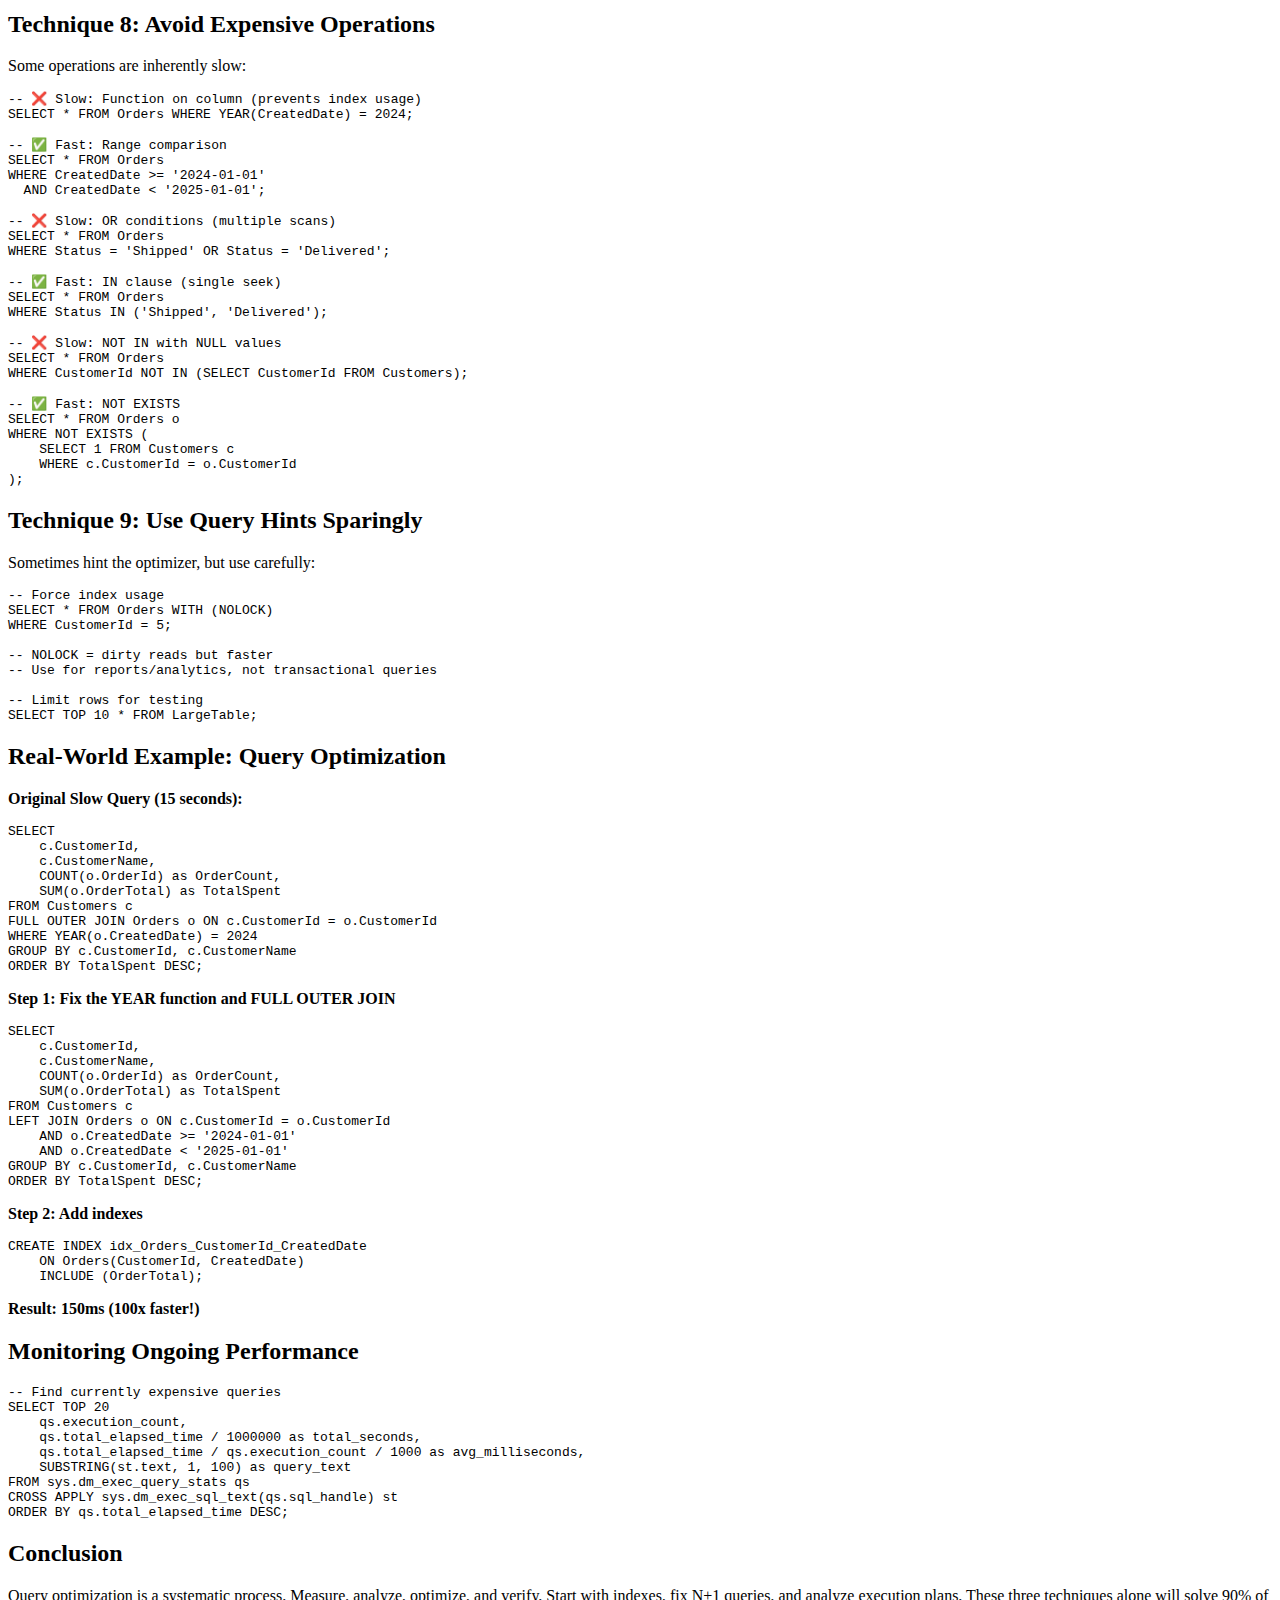
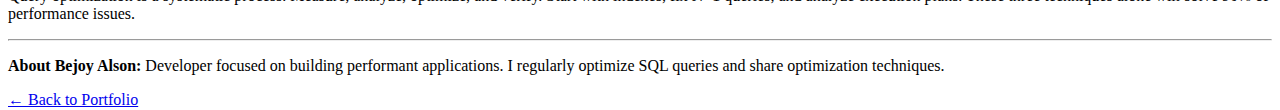
<file: blog/sql-server-optimization.html>
<!DOCTYPE html>
<html lang="en">
<head>
    <meta charset="UTF-8">
    <meta name="viewport" content="width=device-width, initial-scale=1.0">
    <meta name="description" content="SQL Server query optimization techniques. Learn how to write efficient queries, use indexes effectively, and analyze execution plans.">
    <meta name="keywords" content="SQL Server, query optimization, database performance, indexing, execution plans">
    <meta name="author" content="Bejoy Alson">
    <link rel="canonical" href="https://bejoyalson.github.io/blog/sql-server-optimization.html">
    
    <title>SQL Server Query Optimization: A Practical Guide</title>
    <link rel="stylesheet" href="css/blog.css">
    
    <script type="application/ld+json">
    {
        "@context": "https://schema.org",
        "@type": "BlogPosting",
        "headline": "SQL Server Query Optimization: A Practical Guide",
        "description": "Learn practical techniques to optimize SQL Server queries and improve database performance",
        "author": {
            "@type": "Person",
            "name": "Bejoy Alson"
        },
        "datePublished": "2024-11-13",
        "image": "https://bejoyalson.github.io/assets/blog-sqlserver.jpg"
    }
    </script>
</head>
<body>
    <article class="blog-post">
        <header class="blog-header">
            <h1>SQL Server Query Optimization: A Practical Guide</h1>
            <div class="blog-meta">
                <span class="author">By Bejoy Alson</span>
                <span class="date">November 13, 2024</span>
                <span class="read-time">12 min read</span>
            </div>
        </header>

        <section class="blog-content">
            <h2>Introduction</h2>
            <p>A slow database is often the bottleneck in application performance. In this guide, I'll share practical SQL Server optimization techniques I've used to improve query performance by 10-100x in production applications.</p>

            <h2>Before You Optimize</h2>
            <p>The first rule of optimization: measure before you optimize. Don't guess—use data.</p>

            <h3>Enable Query Statistics</h3>
            <pre><code>-- In SQL Server Management Studio
-- Enable "Include Actual Execution Plan"
-- Keyboard: Ctrl + L

-- Or enable statistics
SET STATISTICS IO ON
SET STATISTICS TIME ON

-- Your query here
SELECT * FROM Orders WHERE CustomerId = 5;

-- Output shows:
-- Table 'Orders'. Scan count 1, logical reads 150, physical reads 2
-- SQL Server Execution Times: CPU time = 23 ms, elapsed time = 45 ms</code></pre>

            <h2>Technique 1: Create Strategic Indexes</h2>
            <p>Indexes are the most impactful optimization tool.</p>

            <p><strong>Identify Missing Indexes:</strong></p>
            <pre><code>-- Find missing indexes
SELECT 
    CONVERT(DECIMAL(18,2), user_seeks * avg_total_user_cost * avg_user_impact * (user_seeks + user_scans + user_lookups)) AS improvement_measure,
    equality_columns,
    inequality_columns,
    included_columns
FROM sys.dm_db_missing_index_details d
INNER JOIN sys.dm_db_missing_index_groups_stats s ON d.index_handle = s.index_handle
WHERE database_id = DB_ID()
ORDER BY improvement_measure DESC;</code></pre>

            <p><strong>Create Effective Indexes:</strong></p>
            <pre><code>-- ❌ Bad: Index on non-selective column
CREATE INDEX idx_Status ON Orders(Status);

-- ✅ Good: Index on selective column
CREATE INDEX idx_CustomerId_CreatedDate ON Orders(CustomerId, CreatedDate);

-- ✅ Better: Include columns to avoid lookups
CREATE INDEX idx_CustomerId_CreatedDate_Includes 
    ON Orders(CustomerId, CreatedDate) 
    INCLUDE (OrderTotal, Status);</code></pre>

            <h2>Technique 2: Analyze Execution Plans</h2>
            <p>Execution plans show you how SQL Server executes your queries.</p>

            <pre><code>-- View execution plan
-- Press Ctrl + L before running query
SELECT o.OrderId, o.OrderTotal, c.CustomerName
FROM Orders o
INNER JOIN Customers c ON o.CustomerId = c.CustomerId
WHERE o.CreatedDate > DATEADD(MONTH, -1, GETDATE());

-- Look for:
-- ❌ Table Scans (bad - reads entire table)
-- ✅ Index Seeks (good - uses index)
-- ❌ Expensive operations (cost > 5%)
-- ❌ Key Lookup (expensive, add column to index)</code></pre>

            <h2>Technique 3: Fix N+1 Queries</h2>
            <p>The classic performance killer: querying in a loop.</p>

            <p><strong>❌ N+1 Pattern (BAD - 101 queries):</strong></p>
            <pre><code>-- First query
var customers = dbContext.Customers.ToList(); // 1 query

// Second query in loop (N queries, one per customer)
foreach (var customer in customers)
{
    var orders = dbContext.Orders
        .Where(o => o.CustomerId == customer.Id)
        .ToList(); // 100 more queries!
}</code></pre>

            <p><strong>✅ Optimized with JOIN (1 query):</strong></p>
            <pre><code>-- Single query with JOIN
var customersWithOrders = dbContext.Customers
    .Include(c => c.Orders)
    .ToList(); // 1 query with JOIN

// Or use projection
var data = dbContext.Customers
    .SelectMany(c => c.Orders.DefaultIfEmpty(),
        (c, o) => new { 
            CustomerName = c.Name, 
            OrderCount = c.Orders.Count 
        })
    .ToList();</code></pre>

            <h2>Technique 4: Optimize JOIN Operations</h2>
            <p>JOINs can be slow if not done correctly.</p>

            <p><strong>❌ Inefficient JOIN:</strong></p>
            <pre><code>SELECT c.CustomerName, COUNT(o.OrderId) as OrderCount
FROM Customers c
FULL OUTER JOIN Orders o ON c.CustomerId = o.CustomerId
WHERE c.CreatedDate > DATEADD(YEAR, -1, GETDATE())
GROUP BY c.CustomerId, c.CustomerName;</code></pre>

            <p><strong>✅ Better Approach:</strong></p>
            <pre><code>SELECT c.CustomerId, c.CustomerName, COUNT(o.OrderId) as OrderCount
FROM Customers c
LEFT JOIN Orders o ON c.CustomerId = o.CustomerId 
    AND o.CreatedDate > DATEADD(YEAR, -1, GETDATE())
WHERE c.CreatedDate > DATEADD(YEAR, -1, GETDATE())
GROUP BY c.CustomerId, c.CustomerName;</code></pre>

            <h2>Technique 5: Use Appropriate Data Types</h2>
            <p>Data types affect storage and performance.</p>

            <pre><code>-- ❌ Bad: Over-sized data types
CREATE TABLE Orders (
    OrderId BIGINT,           -- Unnecessary if you need <2 billion
    OrderTotal DECIMAL(20,6), -- Too much precision
    Status NVARCHAR(MAX)      -- Wasteful
);

-- ✅ Good: Appropriate sizes
CREATE TABLE Orders (
    OrderId INT,              -- 2 billion+ orders is unlikely
    OrderTotal DECIMAL(10,2), -- 2 decimal places for currency
    Status VARCHAR(50)        -- Fixed length for codes
);</code></pre>

            <h2>Technique 6: Partition Large Tables</h2>
            <p>For tables with millions of rows, partitioning improves performance:</p>

            <pre><code>-- Create partition function by date
CREATE PARTITION FUNCTION pfOrderDate (DATETIME)
AS RANGE LEFT FOR VALUES 
    ('2023-01-01', '2024-01-01', '2025-01-01');

-- Create partition scheme
CREATE PARTITION SCHEME psOrderDate
AS PARTITION pfOrderDate 
ALL TO ([PRIMARY]);

-- Create table on partition scheme
CREATE TABLE Orders (
    OrderId INT PRIMARY KEY,
    OrderDate DATETIME NOT NULL,
    OrderTotal DECIMAL(10,2)
) ON psOrderDate(OrderDate);

-- Queries automatically use correct partition</code></pre>

            <h2>Technique 7: Use Statistics and Maintenance Plans</h2>
            <p>SQL Server uses statistics to optimize queries. Keep them updated:</p>

            <pre><code>-- Update statistics
UPDATE STATISTICS Orders;
UPDATE STATISTICS Orders idx_CustomerId_CreatedDate;

-- Check statistics freshness
SELECT 
    name,
    STATS_DATE(object_id, stats_id) as LastUpdated
FROM sys.stats
WHERE object_id = OBJECT_ID('Orders');

-- Maintenance plan: Run weekly
-- SQL Server Agent > Maintenance Plans > Create Plan
-- Add: Reorganize Index, Update Statistics tasks</code></pre>

            <h2>Technique 8: Avoid Expensive Operations</h2>
            <p>Some operations are inherently slow:</p>

            <pre><code>-- ❌ Slow: Function on column (prevents index usage)
SELECT * FROM Orders WHERE YEAR(CreatedDate) = 2024;

-- ✅ Fast: Range comparison
SELECT * FROM Orders 
WHERE CreatedDate >= '2024-01-01' 
  AND CreatedDate < '2025-01-01';

-- ❌ Slow: OR conditions (multiple scans)
SELECT * FROM Orders 
WHERE Status = 'Shipped' OR Status = 'Delivered';

-- ✅ Fast: IN clause (single seek)
SELECT * FROM Orders 
WHERE Status IN ('Shipped', 'Delivered');

-- ❌ Slow: NOT IN with NULL values
SELECT * FROM Orders 
WHERE CustomerId NOT IN (SELECT CustomerId FROM Customers);

-- ✅ Fast: NOT EXISTS
SELECT * FROM Orders o
WHERE NOT EXISTS (
    SELECT 1 FROM Customers c 
    WHERE c.CustomerId = o.CustomerId
);</code></pre>

            <h2>Technique 9: Use Query Hints Sparingly</h2>
            <p>Sometimes hint the optimizer, but use carefully:</p>

            <pre><code>-- Force index usage
SELECT * FROM Orders WITH (NOLOCK) 
WHERE CustomerId = 5;

-- NOLOCK = dirty reads but faster
-- Use for reports/analytics, not transactional queries

-- Limit rows for testing
SELECT TOP 10 * FROM LargeTable;</code></pre>

            <h2>Real-World Example: Query Optimization</h2>

            <p><strong>Original Slow Query (15 seconds):</strong></p>
            <pre><code>SELECT 
    c.CustomerId,
    c.CustomerName,
    COUNT(o.OrderId) as OrderCount,
    SUM(o.OrderTotal) as TotalSpent
FROM Customers c
FULL OUTER JOIN Orders o ON c.CustomerId = o.CustomerId
WHERE YEAR(o.CreatedDate) = 2024
GROUP BY c.CustomerId, c.CustomerName
ORDER BY TotalSpent DESC;</code></pre>

            <p><strong>Step 1: Fix the YEAR function and FULL OUTER JOIN</strong></p>
            <pre><code>SELECT 
    c.CustomerId,
    c.CustomerName,
    COUNT(o.OrderId) as OrderCount,
    SUM(o.OrderTotal) as TotalSpent
FROM Customers c
LEFT JOIN Orders o ON c.CustomerId = o.CustomerId
    AND o.CreatedDate >= '2024-01-01'
    AND o.CreatedDate < '2025-01-01'
GROUP BY c.CustomerId, c.CustomerName
ORDER BY TotalSpent DESC;</code></pre>

            <p><strong>Step 2: Add indexes</strong></p>
            <pre><code>CREATE INDEX idx_Orders_CustomerId_CreatedDate 
    ON Orders(CustomerId, CreatedDate) 
    INCLUDE (OrderTotal);</code></pre>

            <p><strong>Result: 150ms (100x faster!)</strong></p>

            <h2>Monitoring Ongoing Performance</h2>
            <pre><code>-- Find currently expensive queries
SELECT TOP 20
    qs.execution_count,
    qs.total_elapsed_time / 1000000 as total_seconds,
    qs.total_elapsed_time / qs.execution_count / 1000 as avg_milliseconds,
    SUBSTRING(st.text, 1, 100) as query_text
FROM sys.dm_exec_query_stats qs
CROSS APPLY sys.dm_exec_sql_text(qs.sql_handle) st
ORDER BY qs.total_elapsed_time DESC;</code></pre>

            <h2>Conclusion</h2>
            <p>Query optimization is a systematic process. Measure, analyze, optimize, and verify. Start with indexes, fix N+1 queries, and analyze execution plans. These three techniques alone will solve 90% of performance issues.</p>

            <hr>
            <div class="blog-footer">
                <p><strong>About Bejoy Alson:</strong> Developer focused on building performant applications. I regularly optimize SQL queries and share optimization techniques.</p>
                <p><a href="https://bejoyalson.github.io">← Back to Portfolio</a></p>
            </div>
        </section>
    </article>
</body>
</html>
</file>
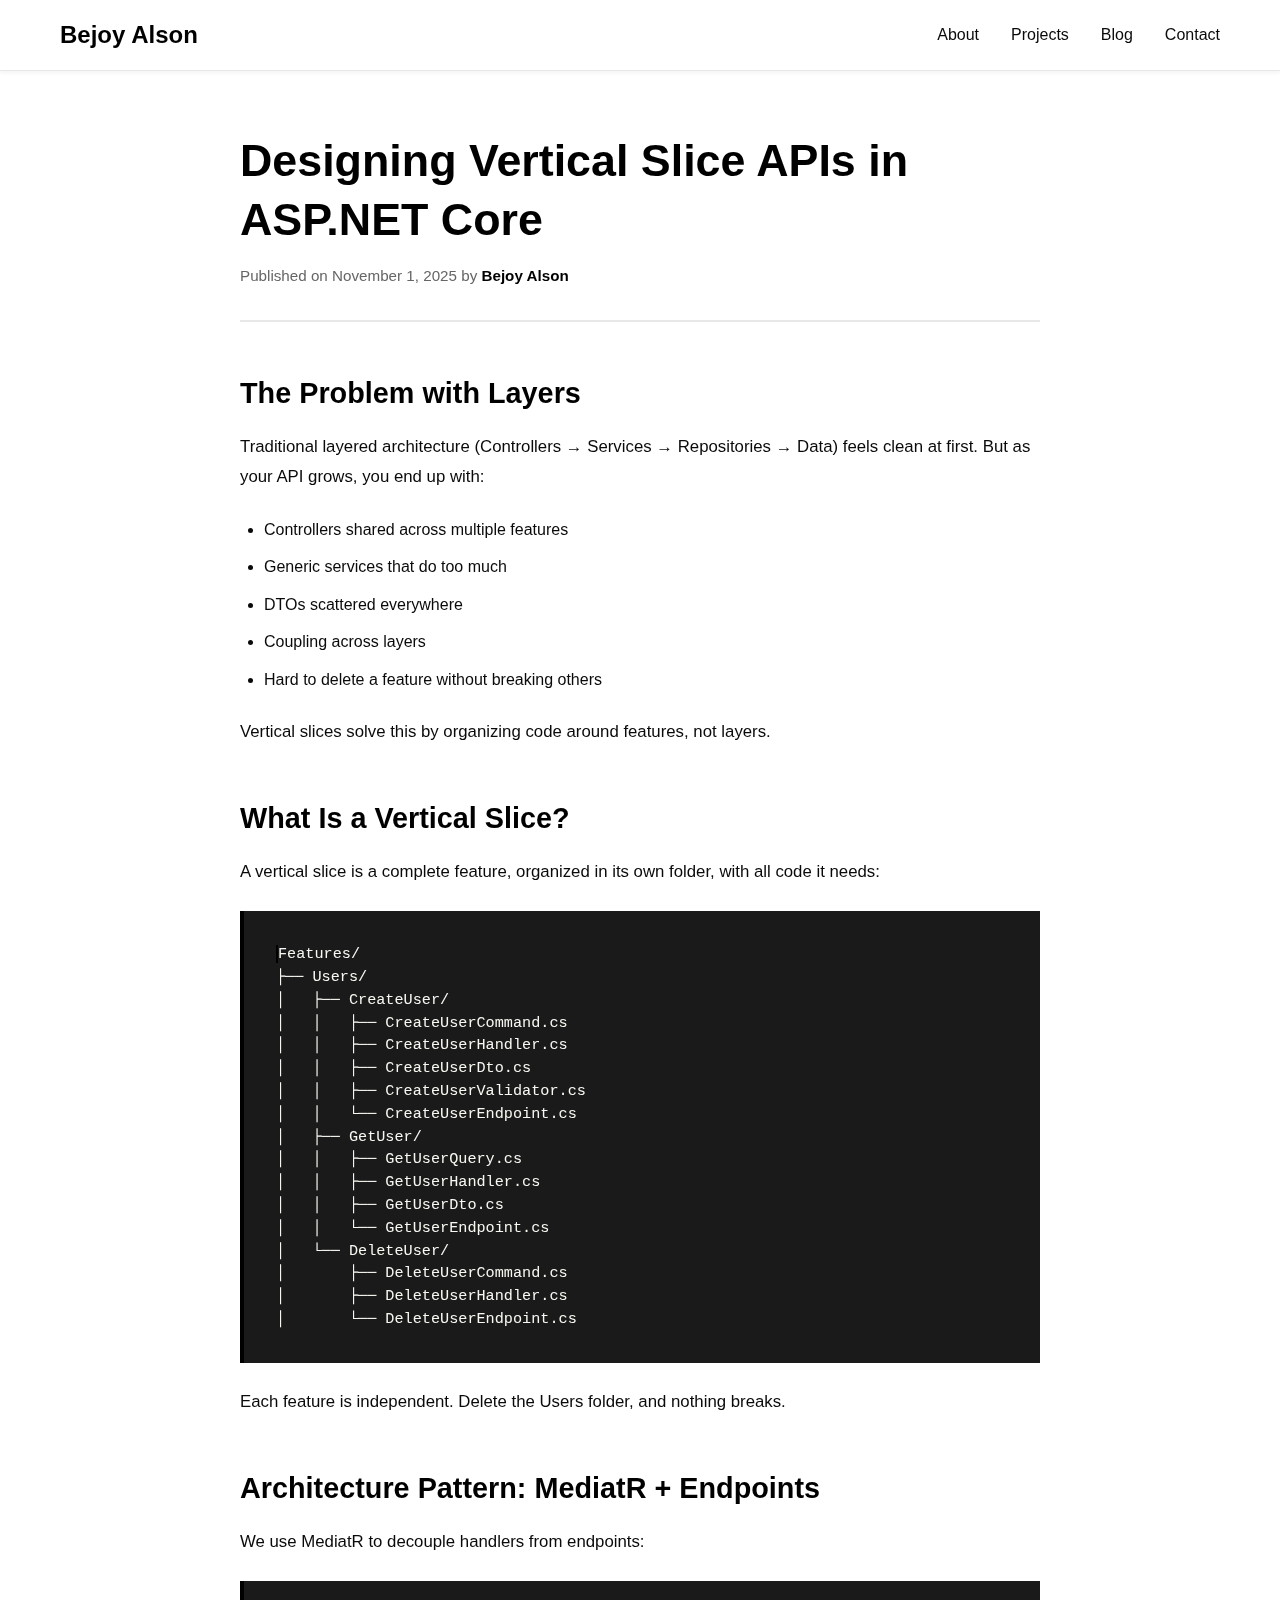
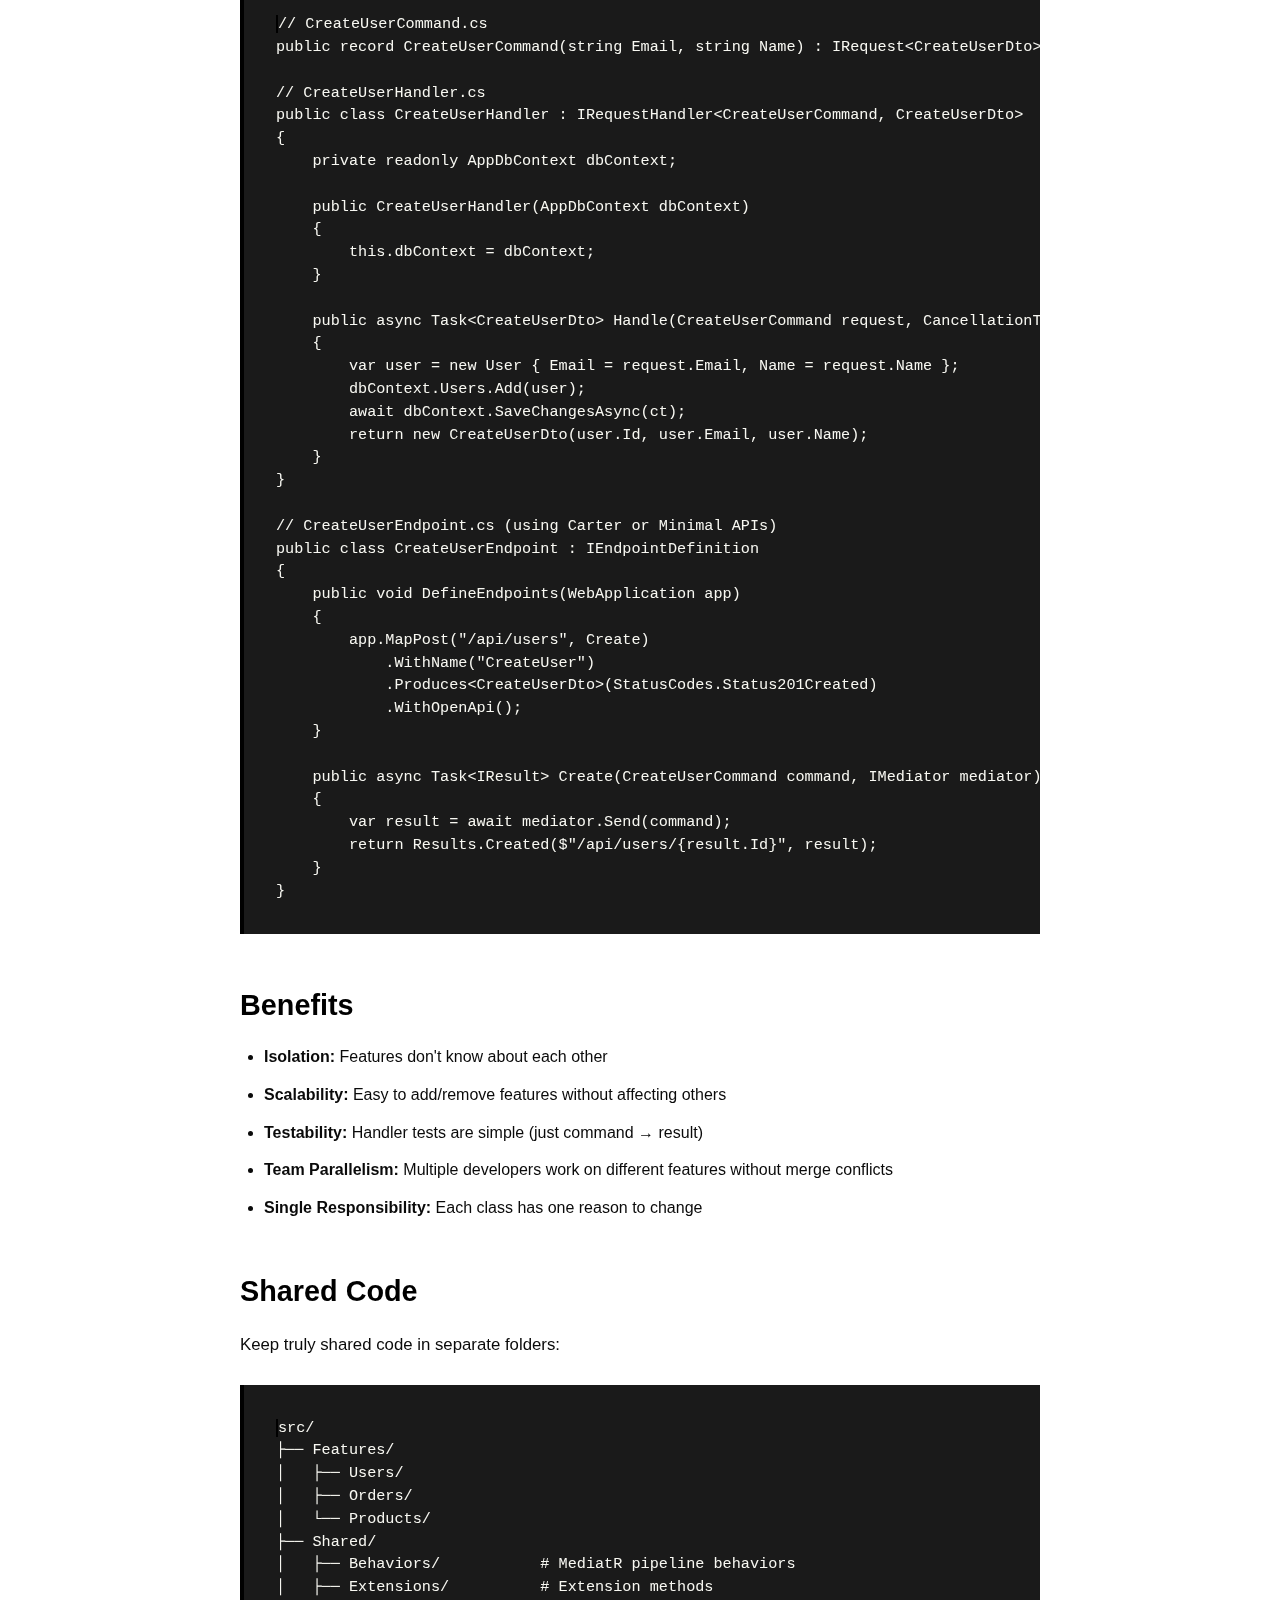
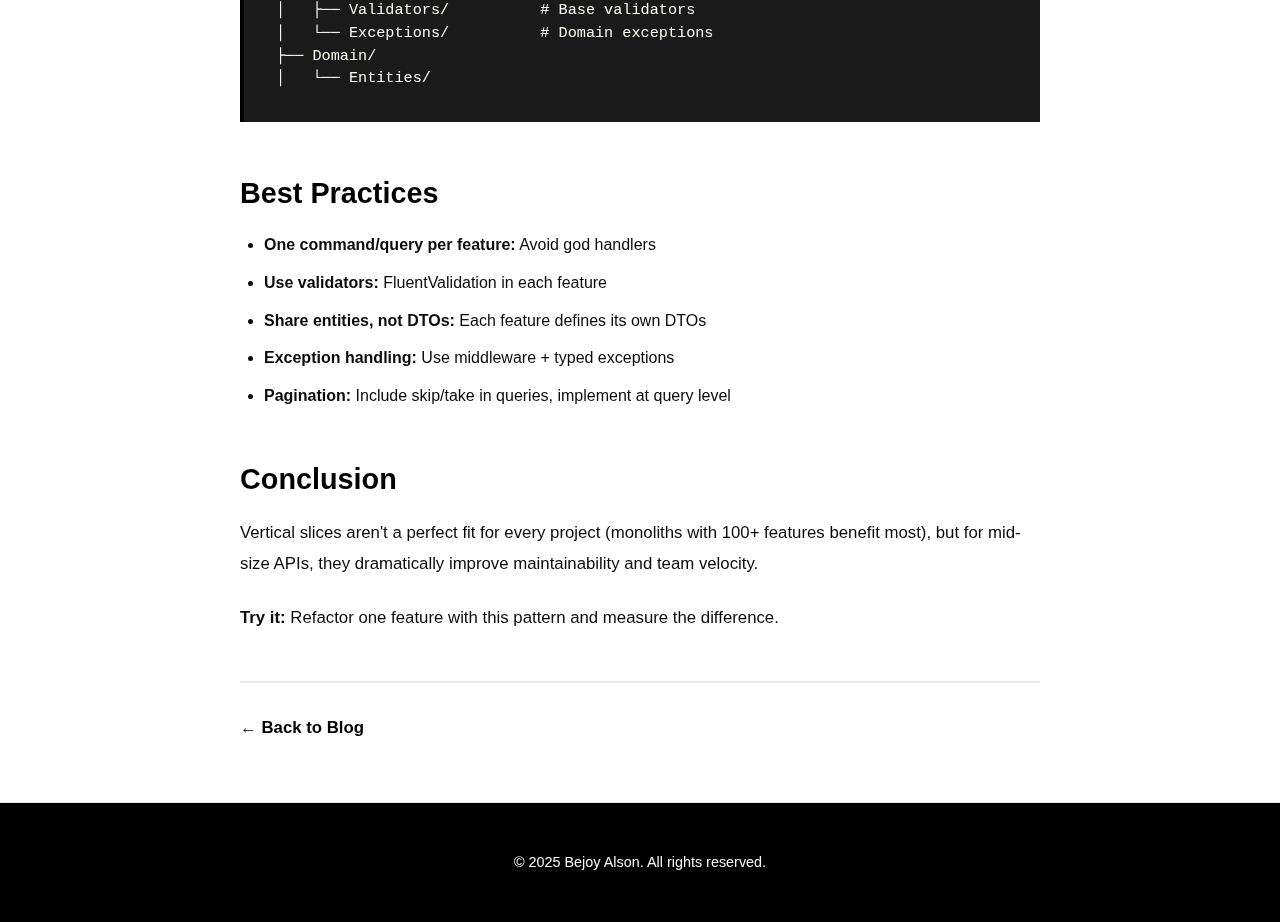
<file: blog/vertical-slices.html>
<!DOCTYPE html>
<html lang="en">
<head>
    <meta charset="UTF-8">
    <meta name="viewport" content="width=device-width, initial-scale=1.0">
    <meta name="description" content="Designing Vertical Slice APIs in ASP.NET Core. Clean architecture patterns for organizing features, handlers, DTOs, and validation. Practical examples and benefits.">
    <meta name="keywords" content="vertical slices, ASP.NET Core, clean architecture, feature organization, C#">
    <meta name="author" content="Bejoy Alson">
    
    <link rel="canonical" href="https://bejoyalson.github.io/blog/vertical-slices.html">
    <link rel="stylesheet" href="../css/style.css">
    <link rel="stylesheet" href="css/blog.css">
    
    <title>Designing Vertical Slice APIs in ASP.NET Core — Bejoy Alson</title>
    
    <script type="application/ld+json">
    {
        "@context": "https://schema.org",
        "@type": "BlogPosting",
        "headline": "Designing Vertical Slice APIs in ASP.NET Core",
        "datePublished": "2025-11-01",
        "dateModified": "2025-11-01",
        "author": {
            "@type": "Person",
            "name": "Bejoy Alson",
            "url": "https://bejoyalson.github.io"
        },
        "publisher": {
            "@type": "Organization",
            "name": "Bejoy Alson",
            "url": "https://bejoyalson.github.io"
        },
        "description": "Why vertical slices beat layered architecture for maintainability. Includes patterns for organizing controllers, handlers, DTOs, and validation within feature-based folders."
    }
    </script>
</head>
<body>
    <!-- Navigation -->
    <nav class="navbar">
        <div class="container">
            <div class="nav-brand">
                <a href="/">Bejoy Alson</a>
            </div>
            <ul class="nav-menu">
                <li><a href="/#about">About</a></li>
                <li><a href="/#projects">Projects</a></li>
                <li><a href="/#blog">Blog</a></li>
                <li><a href="/#contact">Contact</a></li>
            </ul>
        </div>
    </nav>

    <!-- Blog Post -->
    <article class="blog-article">
        <div class="container">
            <div class="article-header">
                <h1>Designing Vertical Slice APIs in ASP.NET Core</h1>
                <p class="article-meta">
                    Published on <time datetime="2025-11-01">November 1, 2025</time> 
                    by <a href="/">Bejoy Alson</a>
                </p>
            </div>

            <div class="article-content">
                <h2>The Problem with Layers</h2>
                <p>
                    Traditional layered architecture (Controllers → Services → Repositories → Data) feels clean at first. 
                    But as your API grows, you end up with:
                </p>
                <ul>
                    <li>Controllers shared across multiple features</li>
                    <li>Generic services that do too much</li>
                    <li>DTOs scattered everywhere</li>
                    <li>Coupling across layers</li>
                    <li>Hard to delete a feature without breaking others</li>
                </ul>
                <p>
                    Vertical slices solve this by organizing code around features, not layers.
                </p>

                <h2>What Is a Vertical Slice?</h2>
                <p>
                    A vertical slice is a complete feature, organized in its own folder, with all code it needs:
                </p>
                <pre><code>Features/
├── Users/
│   ├── CreateUser/
│   │   ├── CreateUserCommand.cs
│   │   ├── CreateUserHandler.cs
│   │   ├── CreateUserDto.cs
│   │   ├── CreateUserValidator.cs
│   │   └── CreateUserEndpoint.cs
│   ├── GetUser/
│   │   ├── GetUserQuery.cs
│   │   ├── GetUserHandler.cs
│   │   ├── GetUserDto.cs
│   │   └── GetUserEndpoint.cs
│   └── DeleteUser/
│       ├── DeleteUserCommand.cs
│       ├── DeleteUserHandler.cs
│       └── DeleteUserEndpoint.cs</code></pre>
                <p>
                    Each feature is independent. Delete the Users folder, and nothing breaks.
                </p>

                <h2>Architecture Pattern: MediatR + Endpoints</h2>
                <p>
                    We use MediatR to decouple handlers from endpoints:
                </p>
                <pre><code>// CreateUserCommand.cs
public record CreateUserCommand(string Email, string Name) : IRequest&lt;CreateUserDto&gt;;

// CreateUserHandler.cs
public class CreateUserHandler : IRequestHandler&lt;CreateUserCommand, CreateUserDto&gt;
{
    private readonly AppDbContext dbContext;

    public CreateUserHandler(AppDbContext dbContext)
    {
        this.dbContext = dbContext;
    }

    public async Task&lt;CreateUserDto&gt; Handle(CreateUserCommand request, CancellationToken ct)
    {
        var user = new User { Email = request.Email, Name = request.Name };
        dbContext.Users.Add(user);
        await dbContext.SaveChangesAsync(ct);
        return new CreateUserDto(user.Id, user.Email, user.Name);
    }
}

// CreateUserEndpoint.cs (using Carter or Minimal APIs)
public class CreateUserEndpoint : IEndpointDefinition
{
    public void DefineEndpoints(WebApplication app)
    {
        app.MapPost("/api/users", Create)
            .WithName("CreateUser")
            .Produces&lt;CreateUserDto&gt;(StatusCodes.Status201Created)
            .WithOpenApi();
    }

    public async Task&lt;IResult&gt; Create(CreateUserCommand command, IMediator mediator)
    {
        var result = await mediator.Send(command);
        return Results.Created($"/api/users/{result.Id}", result);
    }
}</code></pre>

                <h2>Benefits</h2>
                <ul>
                    <li><strong>Isolation:</strong> Features don't know about each other</li>
                    <li><strong>Scalability:</strong> Easy to add/remove features without affecting others</li>
                    <li><strong>Testability:</strong> Handler tests are simple (just command → result)</li>
                    <li><strong>Team Parallelism:</strong> Multiple developers work on different features without merge conflicts</li>
                    <li><strong>Single Responsibility:</strong> Each class has one reason to change</li>
                </ul>

                <h2>Shared Code</h2>
                <p>
                    Keep truly shared code in separate folders:
                </p>
                <pre><code>src/
├── Features/
│   ├── Users/
│   ├── Orders/
│   └── Products/
├── Shared/
│   ├── Behaviors/           # MediatR pipeline behaviors
│   ├── Extensions/          # Extension methods
│   ├── Validators/          # Base validators
│   └── Exceptions/          # Domain exceptions
├── Domain/
│   └── Entities/</code></pre>

                <h2>Best Practices</h2>
                <ul>
                    <li><strong>One command/query per feature:</strong> Avoid god handlers</li>
                    <li><strong>Use validators:</strong> FluentValidation in each feature</li>
                    <li><strong>Share entities, not DTOs:</strong> Each feature defines its own DTOs</li>
                    <li><strong>Exception handling:</strong> Use middleware + typed exceptions</li>
                    <li><strong>Pagination:</strong> Include skip/take in queries, implement at query level</li>
                </ul>

                <h2>Conclusion</h2>
                <p>
                    Vertical slices aren't a perfect fit for every project (monoliths with 100+ features benefit most), 
                    but for mid-size APIs, they dramatically improve maintainability and team velocity.
                </p>

                <p><strong>Try it:</strong> Refactor one feature with this pattern and measure the difference.</p>
            </div>

            <div class="article-footer">
                <p><a href="/#blog">← Back to Blog</a></p>
            </div>
        </div>
    </article>

    <!-- Footer -->
    <footer class="footer">
        <div class="container">
            <p>&copy; 2025 Bejoy Alson. All rights reserved.</p>
        </div>
    </footer>

    <script src="../js/main.js"></script>
</body>
</html>
</file>
<file: css/style.css>
/* Global Styles - Modern Black/White Professional Theme */
:root {
    --primary-color: #000000;
    --secondary-color: #1a1a1a;
    --accent-color: #ffffff;
    --text-dark: #0a0a0a;
    --text-light: #666666;
    --bg-light: #f8f8f8;
    --bg-white: #ffffff;
    --border-color: #e8e8e8;
    --success-color: #2d2d2d;
    --transition: all 0.3s ease;
}

* {
    margin: 0;
    padding: 0;
    box-sizing: border-box;
}

html {
    scroll-behavior: smooth;
}

body {
    font-family: -apple-system, BlinkMacSystemFont, 'Segoe UI', Roboto, Oxygen, Ubuntu, Cantarell, sans-serif;
    line-height: 1.6;
    color: var(--text-dark);
    background: var(--bg-white);
}

/* Container */
.container {
    max-width: 1200px;
    margin: 0 auto;
    padding: 0 20px;
}

/* Navigation */
.navbar {
    background: var(--bg-white);
    border-bottom: 1px solid var(--border-color);
    position: sticky;
    top: 0;
    z-index: 100;
    box-shadow: 0 2px 4px rgba(0, 0, 0, 0.05);
}

.navbar .container {
    display: flex;
    justify-content: space-between;
    align-items: center;
    padding: 1rem 20px;
}

.nav-brand a {
    font-size: 1.5rem;
    font-weight: 700;
    color: var(--primary-color);
    text-decoration: none;
    transition: var(--transition);
}

.nav-brand a:hover {
    color: var(--secondary-color);
}

.nav-menu {
    display: flex;
    list-style: none;
    gap: 2rem;
}

.nav-menu a {
    color: var(--text-dark);
    text-decoration: none;
    font-weight: 500;
    transition: var(--transition);
}

.nav-menu a:hover {
    color: var(--primary-color);
}

/* Hero Section */
.hero {
    background: linear-gradient(135deg, #000000 0%, #1a1a1a 100%);
    color: var(--bg-white);
    padding: 120px 20px;
    text-align: center;
    position: relative;
    overflow: hidden;
}

.hero::before {
    content: '';
    position: absolute;
    top: 0;
    left: 0;
    right: 0;
    bottom: 0;
    background: url("data:image/svg+xml,%3Csvg width='60' height='60' viewBox='0 0 60 60' xmlns='http://www.w3.org/2000/svg'%3E%3Cg fill='none' fill-rule='evenodd'%3E%3Cg fill='%23ffffff' fill-opacity='0.03'%3E%3Cpath d='M36 34v-4h-2v4h-4v2h4v4h2v-4h4v-2h-4zm0-30V0h-2v4h-4v2h4v4h2V6h4V4h-4zM6 34v-4H4v4H0v2h4v4h2v-4h4v-2H6zM6 4V0H4v4H0v2h4v4h2V6h4V4H6z'/%3E%3C/g%3E%3C/g%3E%3C/svg%3E") repeat;
    opacity: 0.5;
    pointer-events: none;
}

.hero-content {
    position: relative;
    z-index: 2;
}

.hero-content h1 {
    font-size: 3.5rem;
    margin-bottom: 0.5rem;
    font-weight: 800;
    letter-spacing: -1px;
    line-height: 1.2;
}

.hero-content .tagline {
    font-size: 1.5rem;
    margin-bottom: 1rem;
    opacity: 0.95;
    font-weight: 300;
}

.hero-content .description {
    font-size: 1.1rem;
    max-width: 600px;
    margin: 0 auto 2rem;
    opacity: 0.9;
    line-height: 1.8;
    font-weight: 300;
}

.hero-cta {
    display: flex;
    gap: 1rem;
    justify-content: center;
    flex-wrap: wrap;
}

/* Buttons */
.btn {
    display: inline-block;
    padding: 0.85rem 2.5rem;
    border-radius: 2px;
    text-decoration: none;
    font-weight: 600;
    transition: var(--transition);
    border: 2px solid transparent;
    cursor: pointer;
    font-size: 1rem;
    letter-spacing: 0.5px;
}

.btn-primary {
    background: var(--bg-white);
    color: var(--primary-color);
    font-weight: 700;
}

.btn-primary:hover {
    background: #e0e0e0;
    transform: translateY(-2px);
    box-shadow: 0 8px 24px rgba(0, 0, 0, 0.2);
}

.btn-secondary {
    background: transparent;
    color: var(--bg-white);
    border-color: var(--bg-white);
    border: 2px solid var(--bg-white);
}

.btn-secondary:hover {
    background: var(--bg-white);
    color: var(--primary-color);
    transform: translateY(-2px);
}

/* About Section */
.about {
    padding: 80px 20px;
    background: var(--bg-light);
}

.about h2 {
    font-size: 2.5rem;
    margin-bottom: 3rem;
    text-align: center;
    color: var(--primary-color);
}

.about-content {
    display: grid;
    grid-template-columns: 1fr 1fr;
    gap: 3rem;
    align-items: start;
}

.about-text p {
    margin-bottom: 1.5rem;
    line-height: 1.8;
    font-size: 1.05rem;
}

.values-list {
    list-style: none;
    margin: 1.5rem 0;
}

.values-list li {
    margin-bottom: 1rem;
    padding-left: 1.5rem;
    position: relative;
}

.values-list li::before {
    content: "✓";
    position: absolute;
    left: 0;
    color: var(--success-color);
    font-weight: bold;
    font-size: 1.2rem;
}

.tech-stack h3 {
    font-size: 1.3rem;
    margin-bottom: 1.5rem;
    color: var(--primary-color);
}

.tech-grid {
    display: grid;
    grid-template-columns: repeat(2, 1fr);
    gap: 0.75rem;
}

.badge {
    background: var(--primary-color);
    color: var(--bg-white);
    padding: 0.6rem 1.2rem;
    border-radius: 0px;
    font-size: 0.85rem;
    font-weight: 700;
    display: inline-block;
    text-align: center;
    letter-spacing: 0.3px;
    text-transform: uppercase;
}

/* Projects Section */
.projects {
    padding: 80px 20px;
    background: var(--bg-white);
}

.projects h2 {
    font-size: 2.5rem;
    margin-bottom: 3rem;
    text-align: center;
    color: var(--primary-color);
}

.projects-grid {
    display: grid;
    grid-template-columns: repeat(auto-fit, minmax(300px, 1fr));
    gap: 2rem;
    margin-bottom: 2rem;
}

.project-card {
    background: var(--bg-white);
    border: 1px solid var(--border-color);
    border-radius: 0px;
    padding: 2.5rem;
    transition: var(--transition);
    position: relative;
    overflow: hidden;
}

.project-card::before {
    content: '';
    position: absolute;
    top: 0;
    left: 0;
    width: 3px;
    height: 100%;
    background: var(--primary-color);
    transition: var(--transition);
}

.project-card:hover {
    box-shadow: 0 12px 32px rgba(0, 0, 0, 0.15);
    transform: translateY(-4px);
    border-color: var(--primary-color);
}

.project-card:hover::before {
    width: 4px;
}

.project-header h3 {
    font-size: 1.3rem;
    margin-bottom: 0.5rem;
    color: var(--primary-color);
}

.project-meta {
    font-size: 0.85rem;
    color: var(--text-light);
    margin-bottom: 1rem;
}

.project-desc {
    margin-bottom: 1.5rem;
    line-height: 1.7;
}

.project-tags {
    display: flex;
    gap: 0.5rem;
    margin-bottom: 1.5rem;
    flex-wrap: wrap;
}

.project-tags span {
    background: var(--bg-light);
    border: 1px solid var(--border-color);
    color: var(--text-light);
    padding: 0.35rem 0.85rem;
    border-radius: 0px;
    font-size: 0.75rem;
    font-weight: 600;
    letter-spacing: 0.3px;
    text-transform: uppercase;
}

.project-link {
    color: var(--primary-color);
    text-decoration: none;
    font-weight: 700;
    transition: var(--transition);
    letter-spacing: 0.3px;
}

.project-link:hover {
    opacity: 0.7;
}

.projects-footer {
    text-align: center;
    font-size: 1.1rem;
}

.projects-footer a {
    color: var(--primary-color);
    text-decoration: none;
    font-weight: 600;
}

/* Blog Section */
.blog {
    padding: 80px 20px;
    background: var(--bg-white);
}

.blog h2 {
    font-size: 2.5rem;
    margin-bottom: 3rem;
    text-align: center;
    color: var(--primary-color);
}

.blog-posts {
    display: grid;
    gap: 2.5rem;
    max-width: 800px;
    margin: 0 auto 2rem;
}

.blog-post {
    background: transparent;
    border-left: 3px solid var(--primary-color);
    border-bottom: 1px solid var(--border-color);
    padding: 2rem 2rem 2rem 2.5rem;
    border-radius: 0px;
    transition: var(--transition);
}

.blog-post:hover {
    box-shadow: none;
    border-left-width: 4px;
    padding-left: 2.4rem;
}

.blog-post h3 {
    font-size: 1.4rem;
    margin-bottom: 0.5rem;
}

.blog-post h3 a {
    color: var(--primary-color);
    text-decoration: none;
}

.blog-post h3 a:hover {
    text-decoration: underline;
}

.post-meta {
    font-size: 0.85rem;
    color: var(--text-light);
    margin-bottom: 1rem;
}

.blog-post p {
    margin-bottom: 1rem;
    line-height: 1.7;
}

.read-more {
    color: var(--primary-color);
    text-decoration: none;
    font-weight: 600;
    transition: var(--transition);
}

.read-more:hover {
    color: var(--secondary-color);
}

.blog-footer {
    text-align: center;
}

/* Contact Section */
.contact {
    padding: 100px 20px;
    background: linear-gradient(135deg, #000000 0%, #1a1a1a 100%);
    color: var(--bg-white);
    text-align: center;
}

.contact h2 {
    font-size: 2.5rem;
    margin-bottom: 1rem;
    font-weight: 800;
}

.contact > .container > p {
    font-size: 1.1rem;
    margin-bottom: 2rem;
    opacity: 0.95;
    font-weight: 300;
}

.contact-links {
    display: flex;
    flex-direction: column;
    gap: 1rem;
    max-width: 500px;
    margin: 0 auto;
}

.contact-item {
    background: rgba(255, 255, 255, 0.05);
    border: 1px solid rgba(255, 255, 255, 0.15);
    color: var(--bg-white);
    padding: 1.2rem;
    border-radius: 0px;
    text-decoration: none;
    transition: var(--transition);
    font-weight: 500;
}

.contact-item:hover {
    background: rgba(255, 255, 255, 0.12);
    transform: translateX(4px);
    border-color: rgba(255, 255, 255, 0.3);
}

.contact > .container > p {
    font-size: 1.1rem;
    margin-bottom: 2rem;
    opacity: 0.95;
}

.contact-links {
    display: flex;
    flex-direction: column;
    gap: 1rem;
    max-width: 500px;
    margin: 0 auto;
}

/* Footer */
.footer {
    background: var(--primary-color);
    color: var(--bg-light);
    text-align: center;
    padding: 3rem 2rem;
    font-size: 0.9rem;
    border-top: 1px solid var(--border-color);
}

.footer a {
    color: var(--bg-light);
    text-decoration: none;
    transition: var(--transition);
}

.footer a:hover {
    opacity: 0.7;
}

/* Responsive */
@media (max-width: 768px) {
    .hero-content h1 {
        font-size: 2.5rem;
    }

    .nav-menu {
        gap: 1rem;
        font-size: 0.9rem;
    }

    .about-content {
        grid-template-columns: 1fr;
    }

    .tech-grid {
        grid-template-columns: 1fr;
    }

    .contact-links {
        flex-direction: column;
    }

    .hero-cta {
        justify-content: center;
        gap: 0.5rem;
    }

    .btn {
        padding: 0.6rem 1.5rem;
        font-size: 0.9rem;
    }
}

@media (max-width: 480px) {
    .container {
        padding: 0 15px;
    }

    .hero-content h1 {
        font-size: 1.8rem;
    }

    .hero-content .tagline {
        font-size: 1.1rem;
    }

    .about h2,
    .projects h2,
    .blog h2,
    .contact h2 {
        font-size: 1.8rem;
    }

    .nav-menu {
        flex-direction: column;
        gap: 0.5rem;
        padding-top: 0.5rem;
    }

    .nav-brand a {
        font-size: 1.2rem;
    }
}
</file>
<file: blog/css/blog.css>
/* Blog Article Styles */
.blog-article {
    background: var(--bg-white);
    padding: 60px 20px;
}

.article-header {
    max-width: 800px;
    margin: 0 auto 3rem;
    border-bottom: 2px solid var(--border-color);
    padding-bottom: 2rem;
}

.article-header h1 {
    font-size: 2.8rem;
    color: var(--primary-color);
    margin-bottom: 1rem;
    line-height: 1.3;
    font-weight: 800;
}

.article-meta {
    color: var(--text-light);
    font-size: 0.95rem;
}

.article-meta a {
    color: var(--primary-color);
    text-decoration: none;
    font-weight: 700;
}

.article-meta a:hover {
    opacity: 0.7;
}

.article-content {
    max-width: 800px;
    margin: 0 auto;
}

.article-content h2 {
    font-size: 1.8rem;
    color: var(--primary-color);
    margin: 2rem 0 1rem;
    padding-top: 1rem;
}

.article-content h2:first-child {
    padding-top: 0;
}

.article-content p {
    margin-bottom: 1.5rem;
    line-height: 1.8;
    font-size: 1.05rem;
}

.article-content code {
    background: var(--bg-light);
    padding: 0.25rem 0.5rem;
    border-radius: 0px;
    font-family: 'Courier New', monospace;
    color: #c41c3b;
    font-size: 0.95rem;
    border-left: 2px solid var(--primary-color);
    padding-left: 0.6rem;
}

.article-content pre {
    background: #1a1a1a;
    color: #e8e8e8;
    padding: 2rem;
    border-radius: 0px;
    overflow-x: auto;
    margin-bottom: 1.5rem;
    line-height: 1.5;
    font-size: 0.9rem;
    border-left: 4px solid var(--primary-color);
}

.article-content pre code {
    background: none;
    color: #f8f8f2;
    padding: 0;
}

.article-content ul {
    margin-left: 1.5rem;
    margin-bottom: 1.5rem;
}

.article-content li {
    margin-bottom: 0.75rem;
    line-height: 1.6;
}

.article-content strong {
    font-weight: 700;
    color: var(--text-dark);
}

.article-content a {
    color: var(--primary-color);
    text-decoration: none;
    border-bottom: 1px solid var(--primary-color);
}

.article-content a:hover {
    color: var(--secondary-color);
    border-bottom-color: var(--secondary-color);
}

.article-footer {
    max-width: 800px;
    margin: 3rem auto 0;
    padding-top: 2rem;
    border-top: 2px solid var(--border-color);
}

.article-footer a {
    color: var(--primary-color);
    text-decoration: none;
    font-weight: 600;
    font-size: 1.05rem;
}

.article-footer a:hover {
    color: var(--secondary-color);
}

@media (max-width: 768px) {
    .article-header h1 {
        font-size: 1.8rem;
    }

    .article-content h2 {
        font-size: 1.4rem;
    }

    .article-content pre {
        font-size: 0.8rem;
        padding: 1rem;
    }
}
</file>
